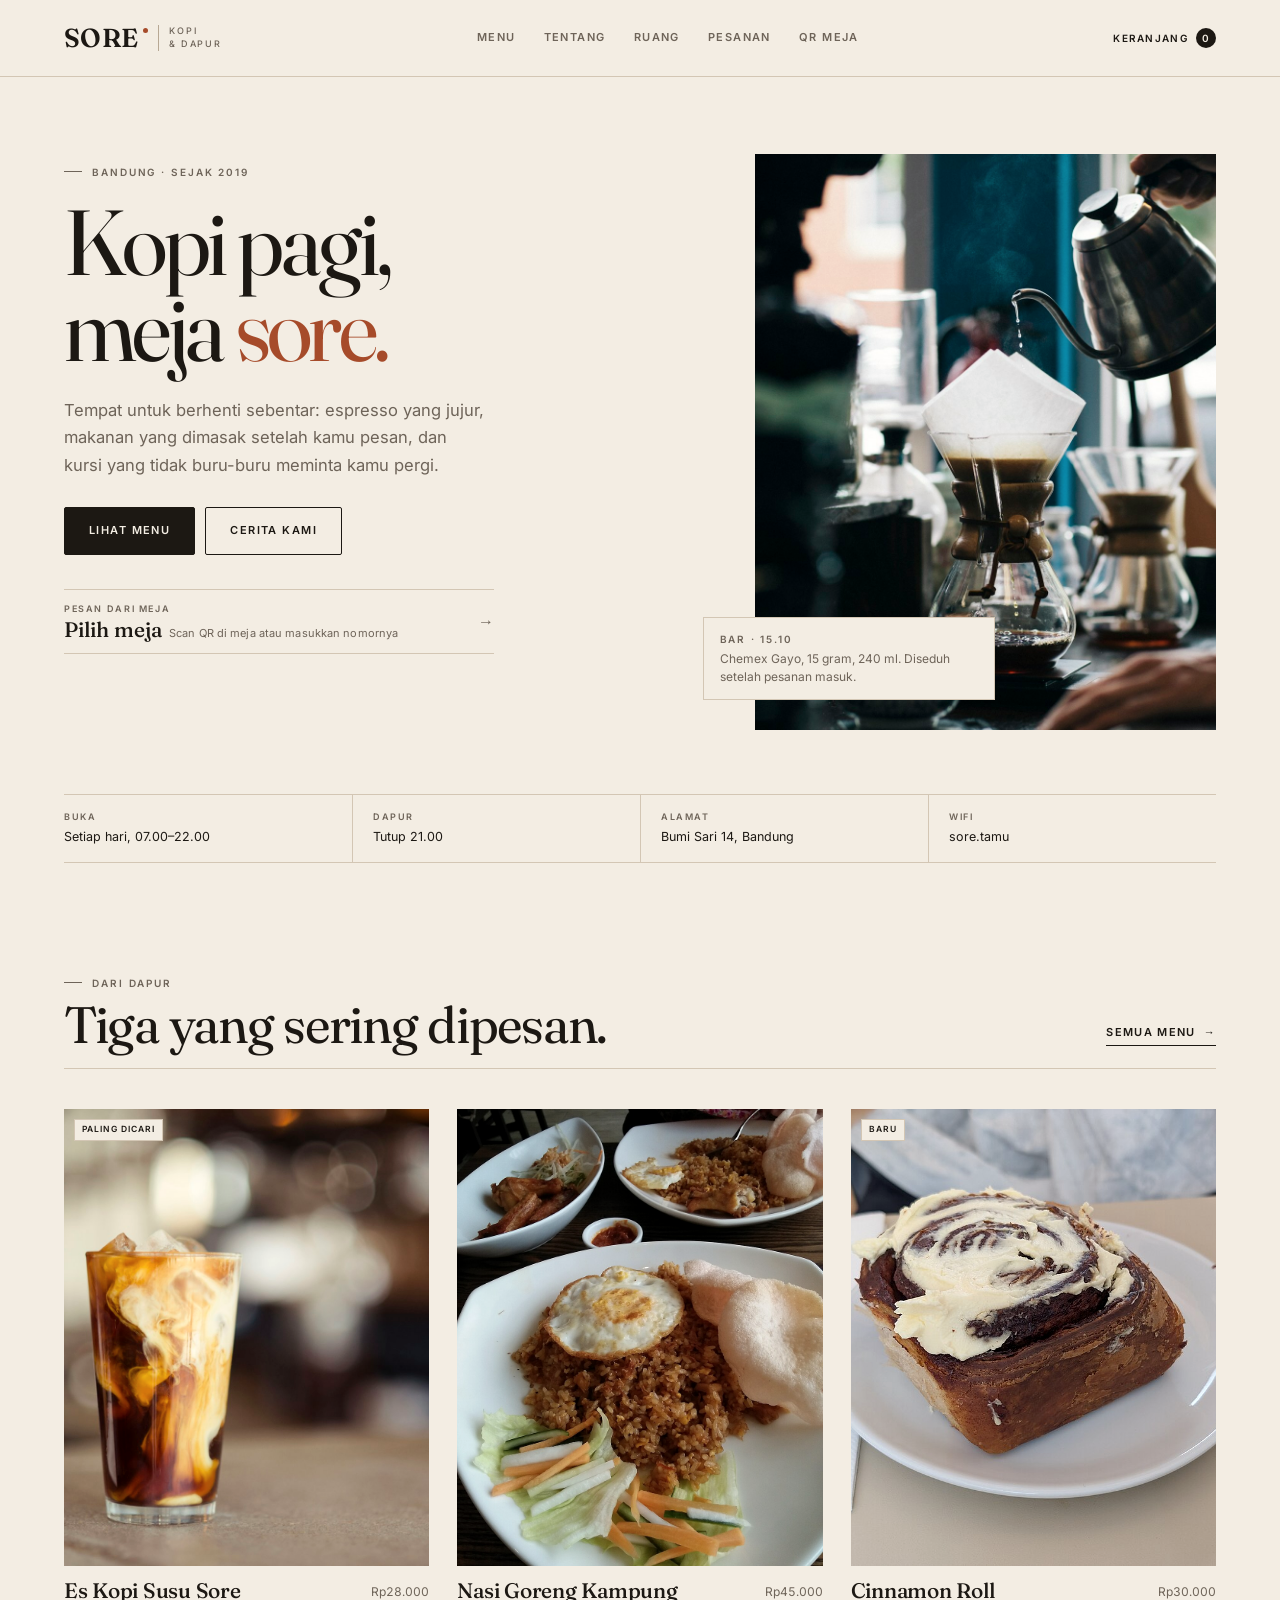
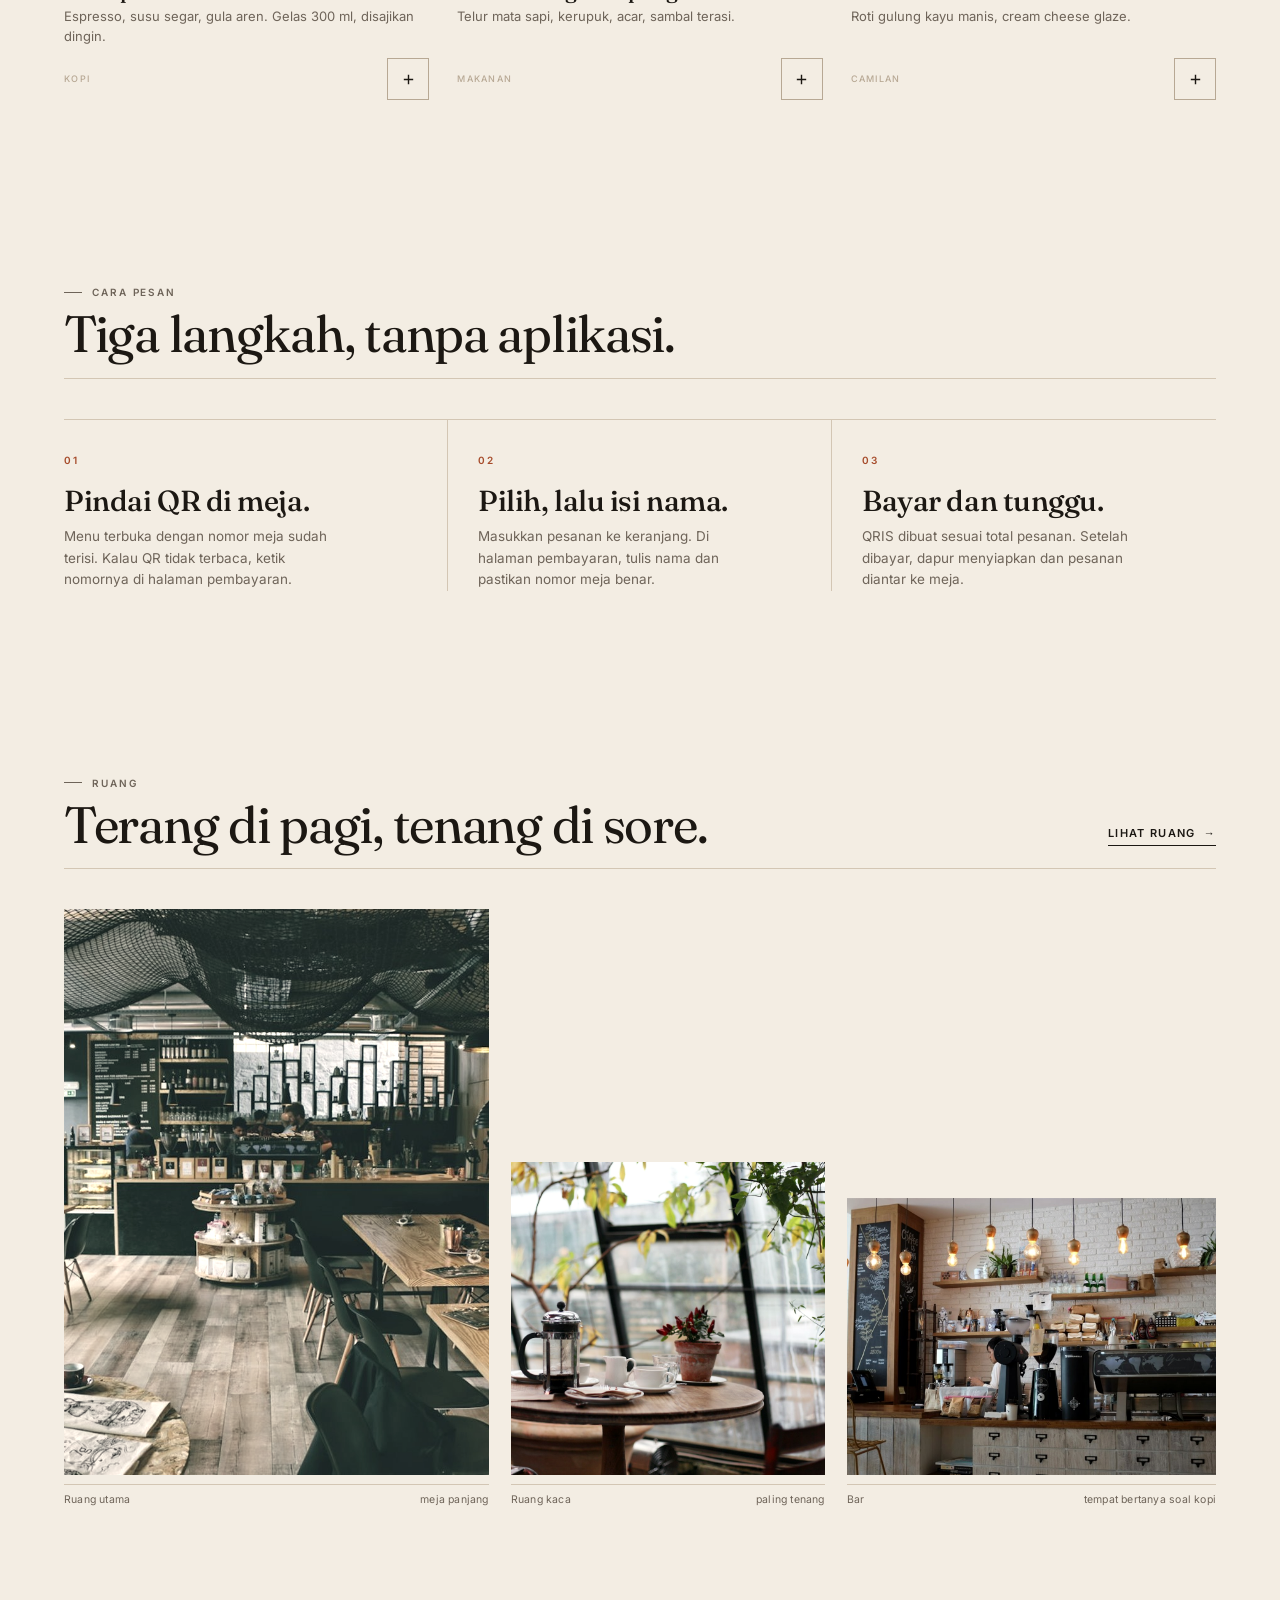
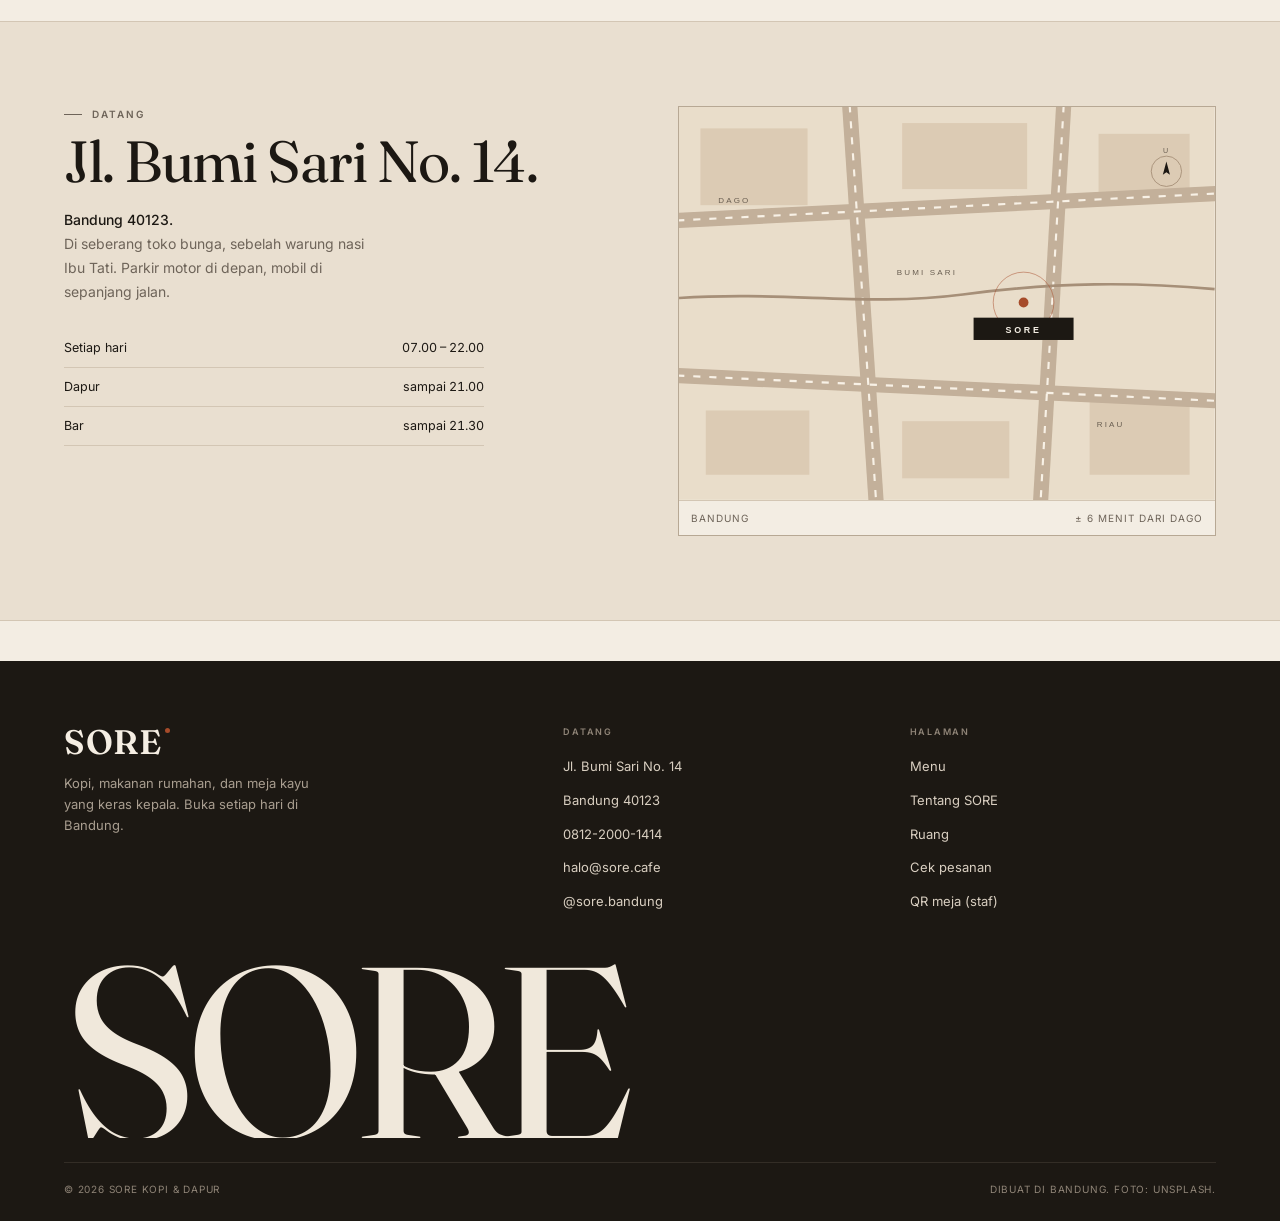
<file: sore-cafe/index.html>
<!DOCTYPE html>
<html lang="id">
<head>
  <meta charset="utf-8">
  <meta name="viewport" content="width=device-width, initial-scale=1">
  <title>SORE — Kopi &amp; Dapur, Bandung</title>
  <meta name="description" content="Kopi, makanan rumahan, dan meja kayu di Bandung. Pesan langsung dari meja lewat QR, bayar dengan QRIS.">
  <meta name="theme-color" content="#f3ede3">
  <link rel="icon" href="assets/favicon.svg" type="image/svg+xml">
  <link rel="preload" href="assets/fonts/fraunces-latin.woff2" as="font" type="font/woff2" crossorigin>
  <link rel="preload" href="assets/fonts/inter-400-latin.woff2" as="font" type="font/woff2" crossorigin>
  <link rel="stylesheet" href="assets/css/main.css">
  <script src="assets/js/data.js" defer></script>
  <script src="assets/js/app.js" defer></script>
</head>
<body>
  <a class="skip-link" href="#main">Langsung ke isi</a>

  <header class="site-header">
    <div class="container header-inner">
      <a class="brand" href="index.html" aria-label="SORE, Kopi dan Dapur">
        <span class="brand-word">SORE<span class="brand-dot"></span></span>
        <span class="brand-sub">Kopi<br>&amp; Dapur</span>
      </a>
      <nav class="main-nav" id="siteNav" aria-label="Navigasi utama">
        <a href="menu.html">Menu</a>
        <a href="tentang.html">Tentang</a>
        <a href="ruang.html">Ruang</a>
        <a href="status.html">Pesanan</a>
        <a href="qr.html">QR Meja</a>
      </nav>
      <div class="header-actions">
        <span class="table-chip" data-meja-chip hidden>Meja <b data-meja-num>—</b></span>
        <a class="cart-link" href="checkout.html" aria-label="Keranjang">
          <span data-cart-label>Keranjang</span>
          <span class="cart-count" data-cart-count>0</span>
        </a>
        <button class="nav-toggle" type="button" aria-expanded="false" aria-controls="siteNav" aria-label="Buka navigasi"><span></span></button>
      </div>
    </div>
  </header>

  <main id="main">
    <section class="hero">
      <div class="container hero-grid">
        <div class="hero-copy">
          <p class="eyebrow">Bandung · sejak 2019</p>
          <h1 class="hero-title">Kopi pagi,<br>meja <span class="accent">sore.</span></h1>
          <p class="hero-lede">Tempat untuk berhenti sebentar: espresso yang jujur, makanan yang dimasak setelah kamu pesan, dan kursi yang tidak buru-buru meminta kamu pergi.</p>
          <div class="hero-actions">
            <a class="btn btn--solid" href="menu.html">Lihat menu</a>
            <a class="btn btn--ghost" href="tentang.html">Cerita kami</a>
          </div>
          <a class="table-note" data-hero-table href="menu.html">
            <span class="tn-copy">
              <span class="tn-label">Pesan dari meja</span>
              <span class="tn-value"><span data-tn-value>Pilih meja</span><small data-tn-small>Scan QR di meja atau masukkan nomornya</small></span>
            </span>
            <span class="tn-arrow" aria-hidden="true">→</span>
          </a>
        </div>

        <figure class="hero-figure">
          <img src="assets/img/hero.jpg" alt="Chemex dan cangkir kopi di meja bar SORE" width="1800" height="1200" fetchpriority="high" decoding="async">
          <figcaption class="hero-caption">
            <span class="mono-label">Bar · 15.10</span>
            <p>Chemex Gayo, 15 gram, 240 ml. Diseduh setelah pesanan masuk.</p>
          </figcaption>
        </figure>
      </div>

      <div class="container info-strip">
        <div class="info-grid">
          <div class="info-item"><span class="mono-label">Buka</span><span>Setiap hari, 07.00–22.00</span></div>
          <div class="info-item"><span class="mono-label">Dapur</span><span>Tutup 21.00</span></div>
          <div class="info-item"><span class="mono-label">Alamat</span><span>Bumi Sari 14, Bandung</span></div>
          <div class="info-item"><span class="mono-label">WiFi</span><span>sore.tamu</span></div>
        </div>
      </div>
    </section>

    <section class="section" aria-labelledby="signature-title">
      <div class="container">
        <div class="section-head">
          <div>
            <p class="eyebrow">Dari dapur</p>
            <h2 class="section-title" id="signature-title">Tiga yang sering dipesan.</h2>
          </div>
          <a class="link-more" href="menu.html">Semua menu <span aria-hidden="true">→</span></a>
        </div>

        <div class="items-grid">
          <article class="item-card">
            <div class="item-media">
              <img src="assets/img/es-kopi-susu.jpg" alt="Es Kopi Susu Sore dalam gelas kaca" width="800" height="1000" loading="lazy" decoding="async">
              <span class="item-tag">Paling dicari</span>
            </div>
            <div class="item-body">
              <div class="item-top">
                <h3 class="item-name">Es Kopi Susu Sore</h3>
                <span class="item-price">Rp28.000</span>
              </div>
              <p class="item-desc">Espresso, susu segar, gula aren. Gelas 300 ml, disajikan dingin.</p>
              <div class="item-bottom">
                <span class="item-cat">Kopi</span>
                <button class="add-btn" type="button" data-add="es-kopi-susu" aria-label="Tambah Es Kopi Susu Sore ke keranjang">
                  <svg viewBox="0 0 16 16" fill="none" stroke="currentColor" stroke-width="1.5" aria-hidden="true"><path d="M8 3v10M3 8h10"/></svg>
                </button>
              </div>
            </div>
          </article>

          <article class="item-card">
            <div class="item-media">
              <img src="assets/img/nasi-goreng.jpg" alt="Nasi goreng kampung dengan telur mata sapi" width="800" height="1000" loading="lazy" decoding="async">
            </div>
            <div class="item-body">
              <div class="item-top">
                <h3 class="item-name">Nasi Goreng Kampung</h3>
                <span class="item-price">Rp45.000</span>
              </div>
              <p class="item-desc">Telur mata sapi, kerupuk, acar, sambal terasi.</p>
              <div class="item-bottom">
                <span class="item-cat">Makanan</span>
                <button class="add-btn" type="button" data-add="nasi-goreng" aria-label="Tambah Nasi Goreng Kampung ke keranjang">
                  <svg viewBox="0 0 16 16" fill="none" stroke="currentColor" stroke-width="1.5" aria-hidden="true"><path d="M8 3v10M3 8h10"/></svg>
                </button>
              </div>
            </div>
          </article>

          <article class="item-card">
            <div class="item-media">
              <img src="assets/img/cinnamon-roll.jpg" alt="Cinnamon roll dengan lapisan cream cheese" width="800" height="1000" loading="lazy" decoding="async">
              <span class="item-tag">Baru</span>
            </div>
            <div class="item-body">
              <div class="item-top">
                <h3 class="item-name">Cinnamon Roll</h3>
                <span class="item-price">Rp30.000</span>
              </div>
              <p class="item-desc">Roti gulung kayu manis, cream cheese glaze.</p>
              <div class="item-bottom">
                <span class="item-cat">Camilan</span>
                <button class="add-btn" type="button" data-add="cinnamon-roll" aria-label="Tambah Cinnamon Roll ke keranjang">
                  <svg viewBox="0 0 16 16" fill="none" stroke="currentColor" stroke-width="1.5" aria-hidden="true"><path d="M8 3v10M3 8h10"/></svg>
                </button>
              </div>
            </div>
          </article>
        </div>
      </div>
    </section>

    <section class="section--tight" aria-labelledby="steps-title">
      <div class="container">
        <div class="section-head">
          <div>
            <p class="eyebrow">Cara pesan</p>
            <h2 class="section-title" id="steps-title">Tiga langkah, tanpa aplikasi.</h2>
          </div>
        </div>
        <ol class="steps">
          <li class="step">
            <span class="step-num">01</span>
            <h3>Pindai QR di meja.</h3>
            <p>Menu terbuka dengan nomor meja sudah terisi. Kalau QR tidak terbaca, ketik nomornya di halaman pembayaran.</p>
          </li>
          <li class="step">
            <span class="step-num">02</span>
            <h3>Pilih, lalu isi nama.</h3>
            <p>Masukkan pesanan ke keranjang. Di halaman pembayaran, tulis nama dan pastikan nomor meja benar.</p>
          </li>
          <li class="step">
            <span class="step-num">03</span>
            <h3>Bayar dan tunggu.</h3>
            <p>QRIS dibuat sesuai total pesanan. Setelah dibayar, dapur menyiapkan dan pesanan diantar ke meja.</p>
          </li>
        </ol>
      </div>
    </section>

    <section class="section" aria-labelledby="room-title">
      <div class="container">
        <div class="section-head">
          <div>
            <p class="eyebrow">Ruang</p>
            <h2 class="section-title" id="room-title">Terang di pagi, tenang di sore.</h2>
          </div>
          <a class="link-more" href="ruang.html">Lihat ruang <span aria-hidden="true">→</span></a>
        </div>
        <div class="room-grid">
          <figure class="room-fig room-fig--tall">
            <img src="assets/img/interior-1.jpg" alt="Meja panjang dan kursi kayu di ruang utama SORE" width="1200" height="900" loading="lazy" decoding="async">
            <figcaption><span>Ruang utama</span><span>meja panjang</span></figcaption>
          </figure>
          <figure class="room-fig room-fig--square">
            <img src="assets/img/interior-2.jpg" alt="Meja kayu di ruang kaca SORE, dikelilingi tanaman" width="1200" height="900" loading="lazy" decoding="async">
            <figcaption><span>Ruang kaca</span><span>paling tenang</span></figcaption>
          </figure>
          <figure class="room-fig room-fig--wide">
            <img src="assets/img/interior-3.jpg" alt="Bar kopi SORE dengan mesin espresso dan lampu gantung" width="1200" height="900" loading="lazy" decoding="async">
            <figcaption><span>Bar</span><span>tempat bertanya soal kopi</span></figcaption>
          </figure>
        </div>
      </div>
    </section>

    <section class="visit" aria-labelledby="visit-title">
      <div class="container visit-grid">
        <div>
          <p class="eyebrow">Datang</p>
          <h2 id="visit-title">Jl. Bumi Sari No. 14.</h2>
          <p class="visit-address">
            <strong>Bandung 40123.</strong><br>
            Di seberang toko bunga, sebelah warung nasi Ibu Tati. Parkir motor di depan, mobil di sepanjang jalan.
          </p>
          <ul class="hours">
            <li><span>Setiap hari</span><span>07.00 – 22.00</span></li>
            <li><span>Dapur</span><span>sampai 21.00</span></li>
            <li><span>Bar</span><span>sampai 21.30</span></li>
          </ul>
        </div>
        <div class="map-wrap">
          <svg viewBox="0 0 600 440" role="img" aria-label="Peta sederhana lokasi SORE di Jalan Bumi Sari, Bandung">
            <rect width="600" height="440" fill="#e9ddca"/>
            <g fill="#dccbb4">
              <rect x="24" y="24" width="120" height="86"/>
              <rect x="250" y="18" width="140" height="74"/>
              <rect x="470" y="30" width="102" height="66"/>
              <rect x="30" y="340" width="116" height="72"/>
              <rect x="250" y="352" width="120" height="64"/>
              <rect x="460" y="330" width="112" height="82"/>
            </g>
            <g stroke="#c3b09a" stroke-width="17" fill="none">
              <path d="M-20 128 L620 96"/>
              <path d="M-20 300 L620 330"/>
              <path d="M190 -20 L222 460"/>
              <path d="M432 -20 L404 460"/>
            </g>
            <g stroke="#f8f1e6" stroke-width="2.4" stroke-dasharray="8 10" fill="none">
              <path d="M-20 128 L620 96"/>
              <path d="M-20 300 L620 330"/>
              <path d="M190 -20 L222 460"/>
              <path d="M432 -20 L404 460"/>
            </g>
            <path d="M0 214 C120 206 210 224 318 210 S510 196 600 204" stroke="#a68f78" stroke-width="3" fill="none"/>
            <circle cx="386" cy="219" r="34" fill="none" stroke="#a64b2a" stroke-width="1" opacity=".55"/>
            <circle cx="386" cy="219" r="5.5" fill="#a64b2a"/>
            <rect x="330" y="236" width="112" height="25" fill="#1c1813"/>
            <text x="386" y="253" text-anchor="middle" font-family="Arial, sans-serif" font-size="10" font-weight="bold" letter-spacing="3" fill="#f3ede3">SORE</text>
            <text x="44" y="108" font-family="Arial, sans-serif" font-size="9" letter-spacing="2.4" fill="#695e51">DAGO</text>
            <text x="244" y="188" font-family="Arial, sans-serif" font-size="9" letter-spacing="2.4" fill="#695e51">BUMI SARI</text>
            <text x="468" y="358" font-family="Arial, sans-serif" font-size="9" letter-spacing="2.4" fill="#695e51">RIAU</text>
            <g transform="translate(546 72)">
              <circle r="17" fill="none" stroke="#a68f78"/>
              <path d="M0 -11 L4 4 L0 1 L-4 4 Z" fill="#1c1813"/>
              <text y="-21" text-anchor="middle" font-family="Arial, sans-serif" font-size="8" letter-spacing="1.6" fill="#695e51">U</text>
            </g>
          </svg>
          <div class="map-note"><span>Bandung</span><span>± 6 menit dari Dago</span></div>
        </div>
      </div>
    </section>
  </main>

  <footer class="site-footer">
    <div class="container">
      <div class="footer-top">
        <div class="footer-brand">
          <span class="brand-word">SORE<span class="brand-dot"></span></span>
          <p>Kopi, makanan rumahan, dan meja kayu yang keras kepala. Buka setiap hari di Bandung.</p>
        </div>
        <div class="footer-col">
          <h3>Datang</h3>
          <ul>
            <li><span>Jl. Bumi Sari No. 14</span></li>
            <li><span>Bandung 40123</span></li>
            <li><a href="tel:+622200001414">0812-2000-1414</a></li>
            <li><a href="mailto:halo@sore.cafe">halo@sore.cafe</a></li>
            <li><a href="https://instagram.com/sore.bandung" target="_blank" rel="noopener">@sore.bandung</a></li>
          </ul>
        </div>
        <div class="footer-col">
          <h3>Halaman</h3>
          <ul>
            <li><a href="menu.html">Menu</a></li>
            <li><a href="tentang.html">Tentang SORE</a></li>
            <li><a href="ruang.html">Ruang</a></li>
            <li><a href="status.html">Cek pesanan</a></li>
            <li><a href="qr.html">QR meja (staf)</a></li>
          </ul>
        </div>
      </div>
      <div class="footer-word" aria-hidden="true">SORE</div>
      <div class="footer-bottom">
        <span>© 2026 SORE Kopi &amp; Dapur</span>
        <span>Dibuat di Bandung. Foto: Unsplash.</span>
      </div>
    </div>
  </footer>
</body>
</html>
</file>
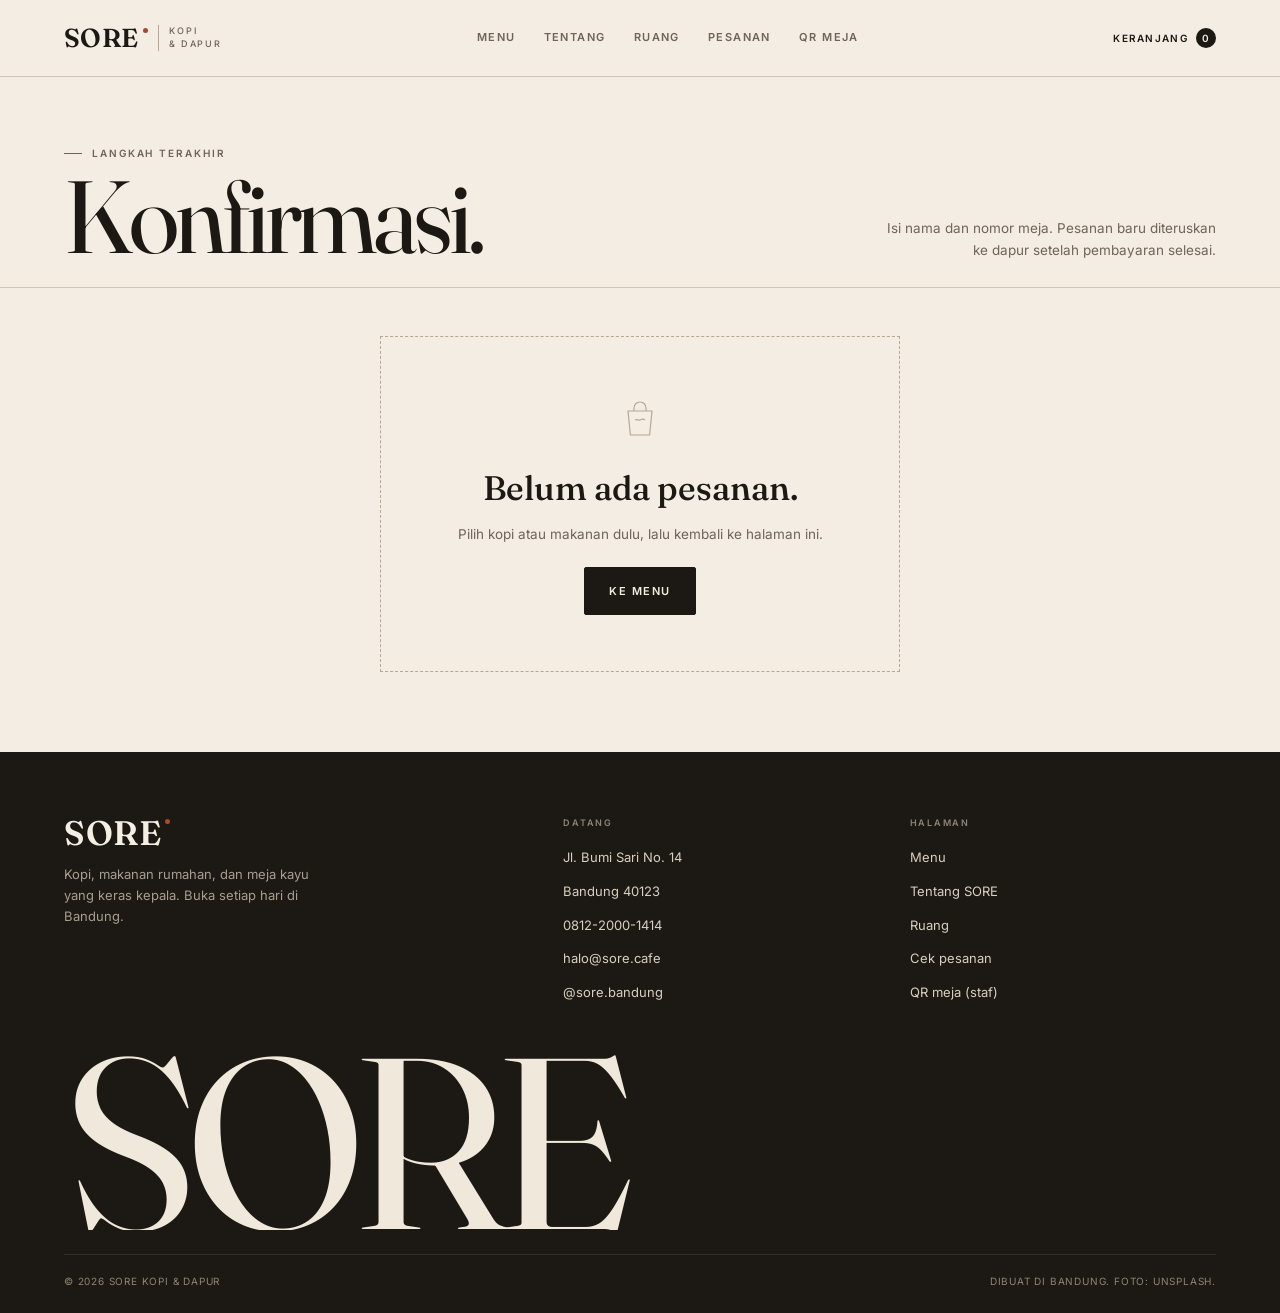
<file: sore-cafe/checkout.html>
<!DOCTYPE html>
<html lang="id">
<head>
  <meta charset="utf-8">
  <meta name="viewport" content="width=device-width, initial-scale=1">
  <title>Konfirmasi pesanan — SORE Kopi &amp; Dapur</title>
  <meta name="description" content="Isi nama dan nomor meja, lalu bayar pesanan SORE dengan QRIS.">
  <meta name="theme-color" content="#f3ede3">
  <link rel="icon" href="assets/favicon.svg" type="image/svg+xml">
  <link rel="preload" href="assets/fonts/fraunces-latin.woff2" as="font" type="font/woff2" crossorigin>
  <link rel="preload" href="assets/fonts/inter-400-latin.woff2" as="font" type="font/woff2" crossorigin>
  <link rel="stylesheet" href="assets/css/main.css">
  <script src="assets/js/data.js" defer></script>
  <script src="assets/js/vendor/qrcode.js" defer></script>
  <script src="assets/js/qris.js" defer></script>
  <script src="assets/js/app.js" defer></script>
  <script src="assets/js/checkout.js" defer></script>
</head>
<body>
  <a class="skip-link" href="#main">Langsung ke isi</a>

  <header class="site-header">
    <div class="container header-inner">
      <a class="brand" href="index.html" aria-label="SORE, Kopi dan Dapur">
        <span class="brand-word">SORE<span class="brand-dot"></span></span>
        <span class="brand-sub">Kopi<br>&amp; Dapur</span>
      </a>
      <nav class="main-nav" id="siteNav" aria-label="Navigasi utama">
        <a href="menu.html">Menu</a>
        <a href="tentang.html">Tentang</a>
        <a href="ruang.html">Ruang</a>
        <a href="status.html">Pesanan</a>
        <a href="qr.html">QR Meja</a>
      </nav>
      <div class="header-actions">
        <span class="table-chip" data-meja-chip hidden>Meja <b data-meja-num>—</b></span>
        <a class="cart-link" href="checkout.html" aria-label="Keranjang">
          <span data-cart-label>Keranjang</span>
          <span class="cart-count" data-cart-count>0</span>
        </a>
        <button class="nav-toggle" type="button" aria-expanded="false" aria-controls="siteNav" aria-label="Buka navigasi"><span></span></button>
      </div>
    </div>
  </header>

  <main id="main">
    <div class="page-head">
      <div class="container">
        <div class="page-head-row">
          <div>
            <p class="eyebrow">Langkah terakhir</p>
            <h1 class="page-title">Konfirmasi.</h1>
          </div>
          <div class="page-side">
            <span class="table-chip" data-meja-chip hidden>Meja <b data-meja-num>—</b></span>
            <p class="page-sub">Isi nama dan nomor meja. Pesanan baru diteruskan ke dapur setelah pembayaran selesai.</p>
          </div>
        </div>
      </div>
    </div>

    <div class="container">
      <div class="checkout-grid" id="checkoutGrid">
        <form id="checkoutForm" novalidate>
          <section class="form-section">
            <div class="form-section-head">
              <span class="step-no">01</span>
              <h2>Pesananmu</h2>
            </div>
            <div class="order-items" id="orderLines"></div>
            <p class="form-note">Ubah jumlah atau hapus item di sini. Keranjang tersimpan di perangkat ini.</p>
          </section>

          <section class="form-section">
            <div class="form-section-head">
              <span class="step-no">02</span>
              <h2>Untuk siapa?</h2>
            </div>
            <p class="form-note">Nama dipakai barista saat memanggil pesanan. Nomor meja menentukan tujuan antar.</p>

            <div class="field-grid">
              <div class="field" id="fieldNama">
                <label for="nama">Nama <span class="req">*</span></label>
                <input class="input" id="nama" name="nama" type="text" maxlength="60" autocomplete="name" placeholder="Nama kamu" aria-describedby="errorNama">
                <span class="field-error" id="errorNama" role="alert"></span>
              </div>
              <div class="field" id="fieldMeja">
                <label for="meja">Nomor meja <span class="req">*</span></label>
                <input class="input" id="meja" name="meja" type="number" min="1" max="30" inputmode="numeric" placeholder="1–30" autocomplete="off" aria-describedby="hintMeja errorMeja">
                <span class="hint" id="hintMeja">Terisi otomatis dari QR meja.</span>
                <span class="field-error" id="errorMeja" role="alert"></span>
              </div>
            </div>

            <div class="field" style="margin-top:16px" role="radiogroup" aria-labelledby="tipeLabel">
              <span class="field-label" id="tipeLabel">Tipe pesanan</span>
              <div class="radio-row">
                <label class="radio-card is-checked">
                  <input type="radio" name="tipe" value="dine-in" checked>
                  <span>Makan di tempat<small>Diantar ke meja</small></span>
                </label>
                <label class="radio-card">
                  <input type="radio" name="tipe" value="takeaway">
                  <span>Dibungkus<small>Diambil di bar</small></span>
                </label>
              </div>
            </div>

            <div class="field" style="margin-top:16px">
              <label for="catatan">Catatan <span style="color:var(--line-dark);font-weight:400">(opsional)</span></label>
              <textarea class="input" id="catatan" name="catatan" maxlength="200" placeholder="Alergi, tanpa gula, sambal terpisah…"></textarea>
            </div>
          </section>

          <section class="form-section">
            <div class="form-section-head">
              <span class="step-no">03</span>
              <h2>Pembayaran</h2>
            </div>
            <div class="pay-method">
              <span class="qris-mark">QRIS</span>
              <span>
                <strong>QRIS · semua bank dan e-wallet</strong>
                <small>Kode dibuat sesuai total, sekali pakai.</small>
              </span>
              <span class="pay-check" aria-hidden="true">
                <svg viewBox="0 0 16 16" fill="none" stroke="currentColor" stroke-width="2"><path d="M3.5 8.5l3 3 6-7"/></svg>
              </span>
            </div>
            <p class="secure-note">
              <svg viewBox="0 0 16 16" fill="none" stroke="currentColor" stroke-width="1.3" aria-hidden="true"><rect x="3" y="7" width="10" height="7"/><path d="M5.5 7V5a2.5 2.5 0 0 1 5 0v2"/></svg>
              QR berlaku 15 menit. Kalau kedaluwarsa, buat ulang tanpa kehilangan pesanan.
            </p>
          </section>
        </form>

        <aside class="summary" aria-labelledby="summaryTitle">
          <h2 id="summaryTitle">Ringkasan</h2>
          <dl class="summary-where">
            <dt>Nama</dt>
            <dd data-sum-name>Belum diisi</dd>
            <dt>Meja</dt>
            <dd data-sum-meja>Belum dipilih</dd>
            <dt>Tipe</dt>
            <dd data-sum-tipe>Makan di tempat</dd>
          </dl>

          <div class="sum-row"><span>Subtotal</span><span id="summarySubtotal">Rp0</span></div>
          <div class="sum-row"><span>Pajak</span><span>Termasuk</span></div>
          <div class="sum-row"><span>Biaya layanan</span><span>Tidak ada</span></div>
          <div class="sum-total"><span>Total</span><strong id="summaryTotal">Rp0</strong></div>

          <div class="pay-method">
            <span class="qris-mark">QRIS</span>
            <span>
              <strong>Bayar dengan QRIS</strong>
              <small>Nominal <span id="summaryTotalInline">Rp0</span></small>
            </span>
          </div>

          <button class="btn btn--solid btn--wide" id="payBtn" type="submit" form="checkoutForm">Bayar Rp0</button>

          <p class="secure-note">
            <svg viewBox="0 0 16 16" fill="none" stroke="currentColor" stroke-width="1.3" aria-hidden="true"><rect x="3" y="7" width="10" height="7"/><path d="M5.5 7V5a2.5 2.5 0 0 1 5 0v2"/></svg>
            Dengan melanjutkan, kamu membuat pesanan di meja yang tertera. Pembayaran diproses lewat QRIS.
          </p>
        </aside>
      </div>

      <div class="checkout-empty" id="checkoutEmpty" hidden>
        <svg width="52" height="52" viewBox="0 0 52 52" fill="none" stroke="currentColor" stroke-width="1.2" aria-hidden="true"><path d="M14 18h24l-2.4 24H16.4L14 18Z"/><path d="M20 18v-3a6 6 0 0 1 12 0v3"/><path d="M21 27c2.2-1.4 3.2.8 5 0s3-1.6 5 0"/></svg>
        <h2>Belum ada pesanan.</h2>
        <p>Pilih kopi atau makanan dulu, lalu kembali ke halaman ini.</p>
        <a class="btn btn--solid" href="menu.html">Ke menu</a>
      </div>
    </div>
  </main>

  <footer class="site-footer">
    <div class="container">
      <div class="footer-top">
        <div class="footer-brand">
          <span class="brand-word">SORE<span class="brand-dot"></span></span>
          <p>Kopi, makanan rumahan, dan meja kayu yang keras kepala. Buka setiap hari di Bandung.</p>
        </div>
        <div class="footer-col">
          <h3>Datang</h3>
          <ul>
            <li><span>Jl. Bumi Sari No. 14</span></li>
            <li><span>Bandung 40123</span></li>
            <li><a href="tel:+622200001414">0812-2000-1414</a></li>
            <li><a href="mailto:halo@sore.cafe">halo@sore.cafe</a></li>
            <li><a href="https://instagram.com/sore.bandung" target="_blank" rel="noopener">@sore.bandung</a></li>
          </ul>
        </div>
        <div class="footer-col">
          <h3>Halaman</h3>
          <ul>
            <li><a href="menu.html">Menu</a></li>
            <li><a href="tentang.html">Tentang SORE</a></li>
            <li><a href="ruang.html">Ruang</a></li>
            <li><a href="status.html">Cek pesanan</a></li>
            <li><a href="qr.html">QR meja (staf)</a></li>
          </ul>
        </div>
      </div>
      <div class="footer-word" aria-hidden="true">SORE</div>
      <div class="footer-bottom">
        <span>© 2026 SORE Kopi &amp; Dapur</span>
        <span>Dibuat di Bandung. Foto: Unsplash.</span>
      </div>
    </div>
  </footer>

  <dialog class="pay-dialog" id="payDialog" aria-labelledby="payTitle">
    <div class="pay-dialog-head">
      <div class="cart-title" id="payTitle">QRIS<small>Pembayaran pesanan</small></div>
      <button class="icon-btn" type="button" id="payClose" aria-label="Tutup pembayaran">
        <svg width="18" height="18" viewBox="0 0 18 18" fill="none" stroke="currentColor" stroke-width="1.4" aria-hidden="true"><path d="M4 4l10 10M14 4 4 14"/></svg>
      </button>
    </div>
    <div class="pay-body">
      <p class="pay-merchant">SORE DEMO · Bandung</p>
      <div class="qr-frame" id="qrFrame" aria-label="Kode QRIS untuk pesanan ini"></div>
      <p class="pay-amount" id="payAmount">Rp0</p>
      <p class="pay-for" id="payFor">Meja — · atas nama —</p>
      <p class="pay-for" id="payOrder">Kode —</p>
      <p class="countdown" id="payCountdown">15:00 tersisa</p>

      <ol class="pay-instructions">
        <li>Buka aplikasi bank atau e-wallet yang mendukung QRIS.</li>
        <li>Pindai kode di atas, lalu periksa nominal dan nama merchant.</li>
        <li>Setelah berhasil, tekan tombol simulasi di bawah ini.</li>
      </ol>

      <div class="demo-note">
        <strong>Mode demo.</strong> QR ini tidak terhubung ke uang sungguhan dan tidak akan memotong saldo. Di toko nyata, kode diterbitkan lewat QRIS resmi.
      </div>

      <button class="btn btn--solid btn--wide" id="paySimulate" type="button">Simulasi pembayaran berhasil</button>
      <button class="btn btn--ghost btn--wide" id="payRegenerate" type="button" hidden>Buat QR baru</button>
      <button class="pay-cancel" id="payCancel" type="button">Batalkan</button>
    </div>
  </dialog>
</body>
</html>
</file>
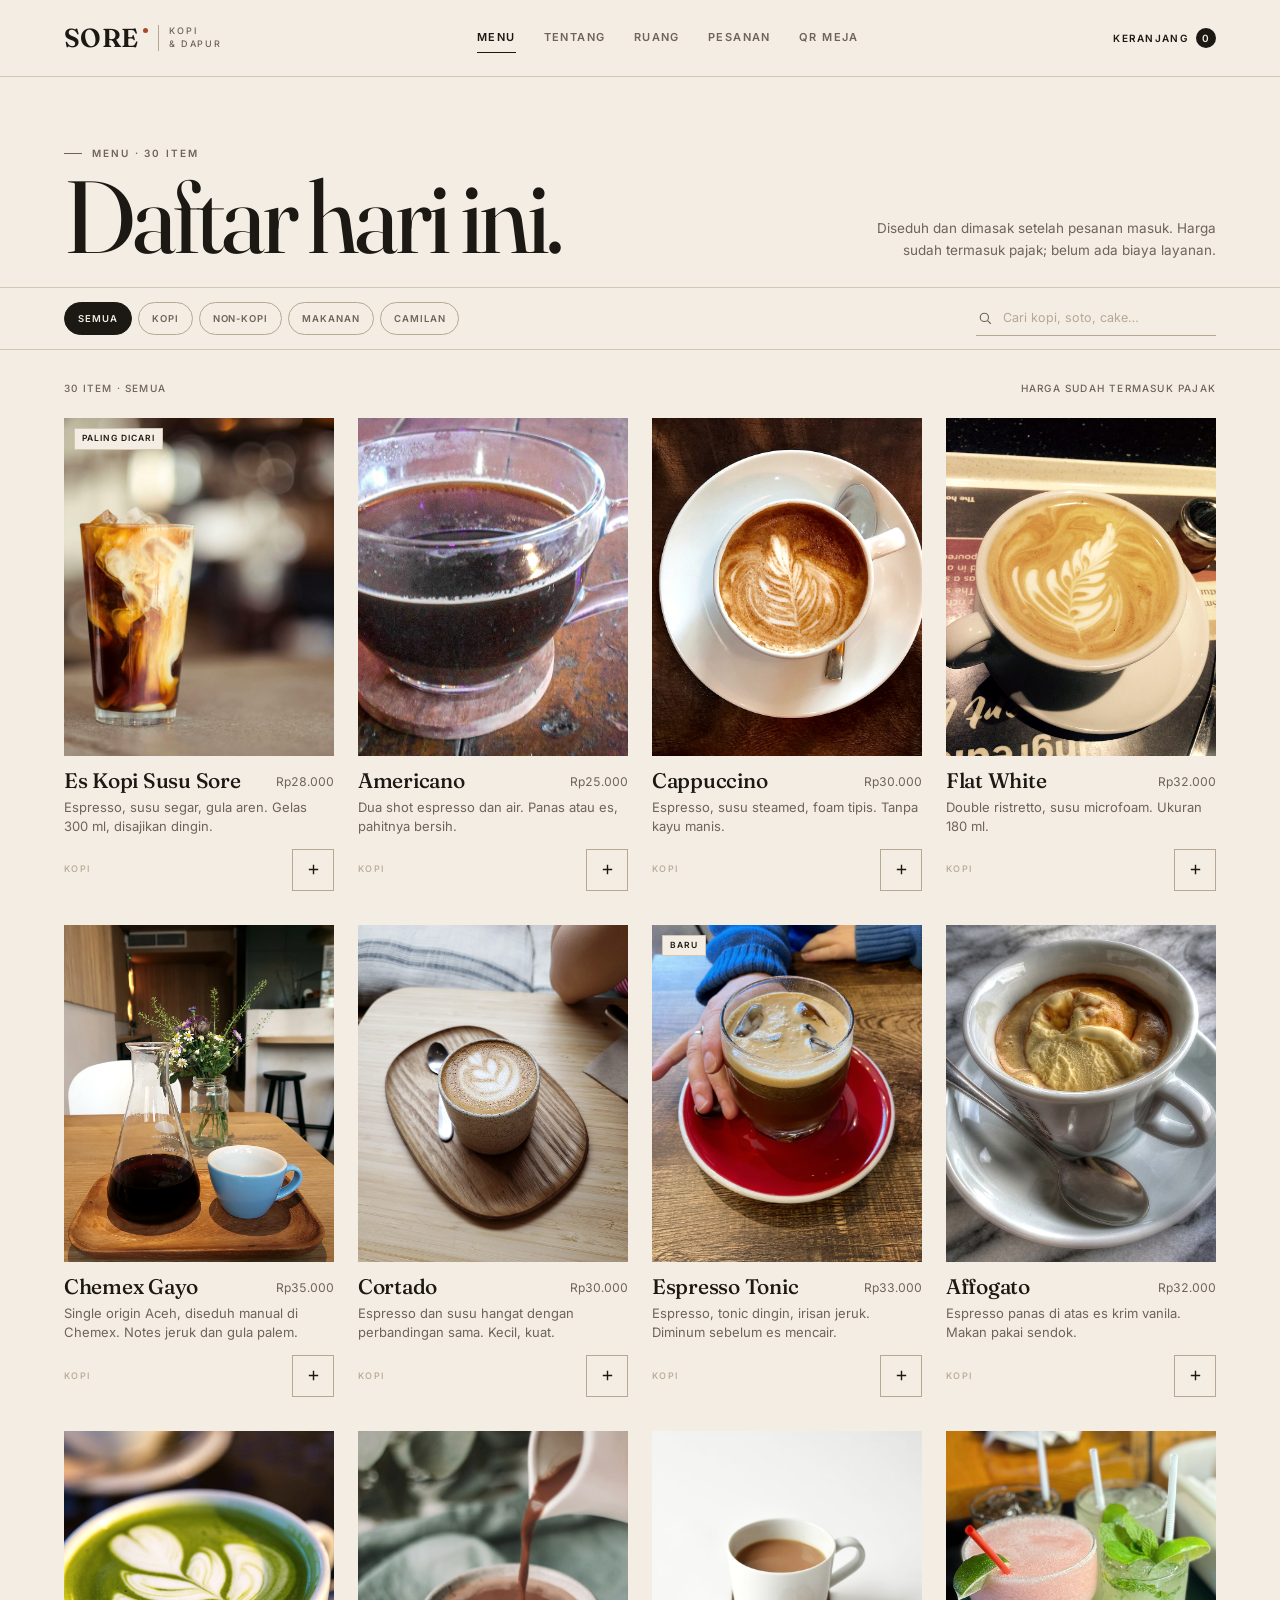
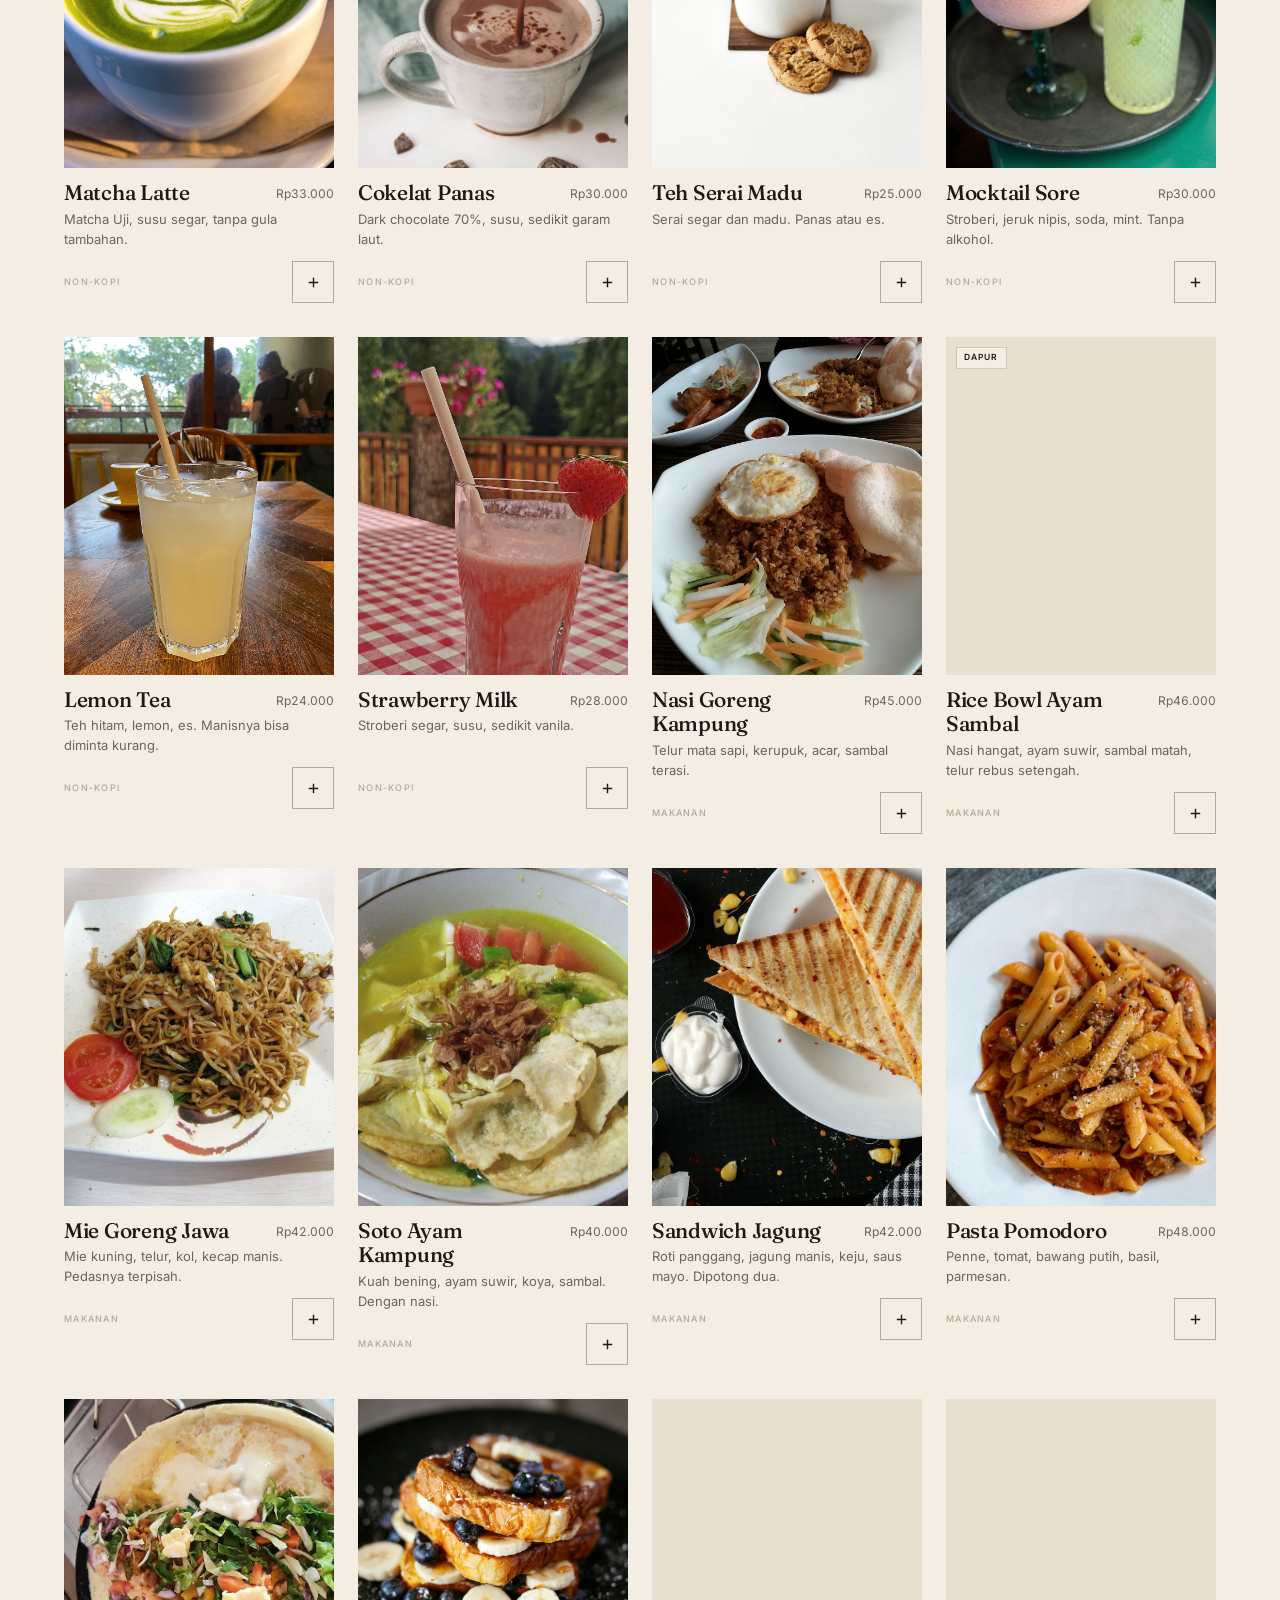
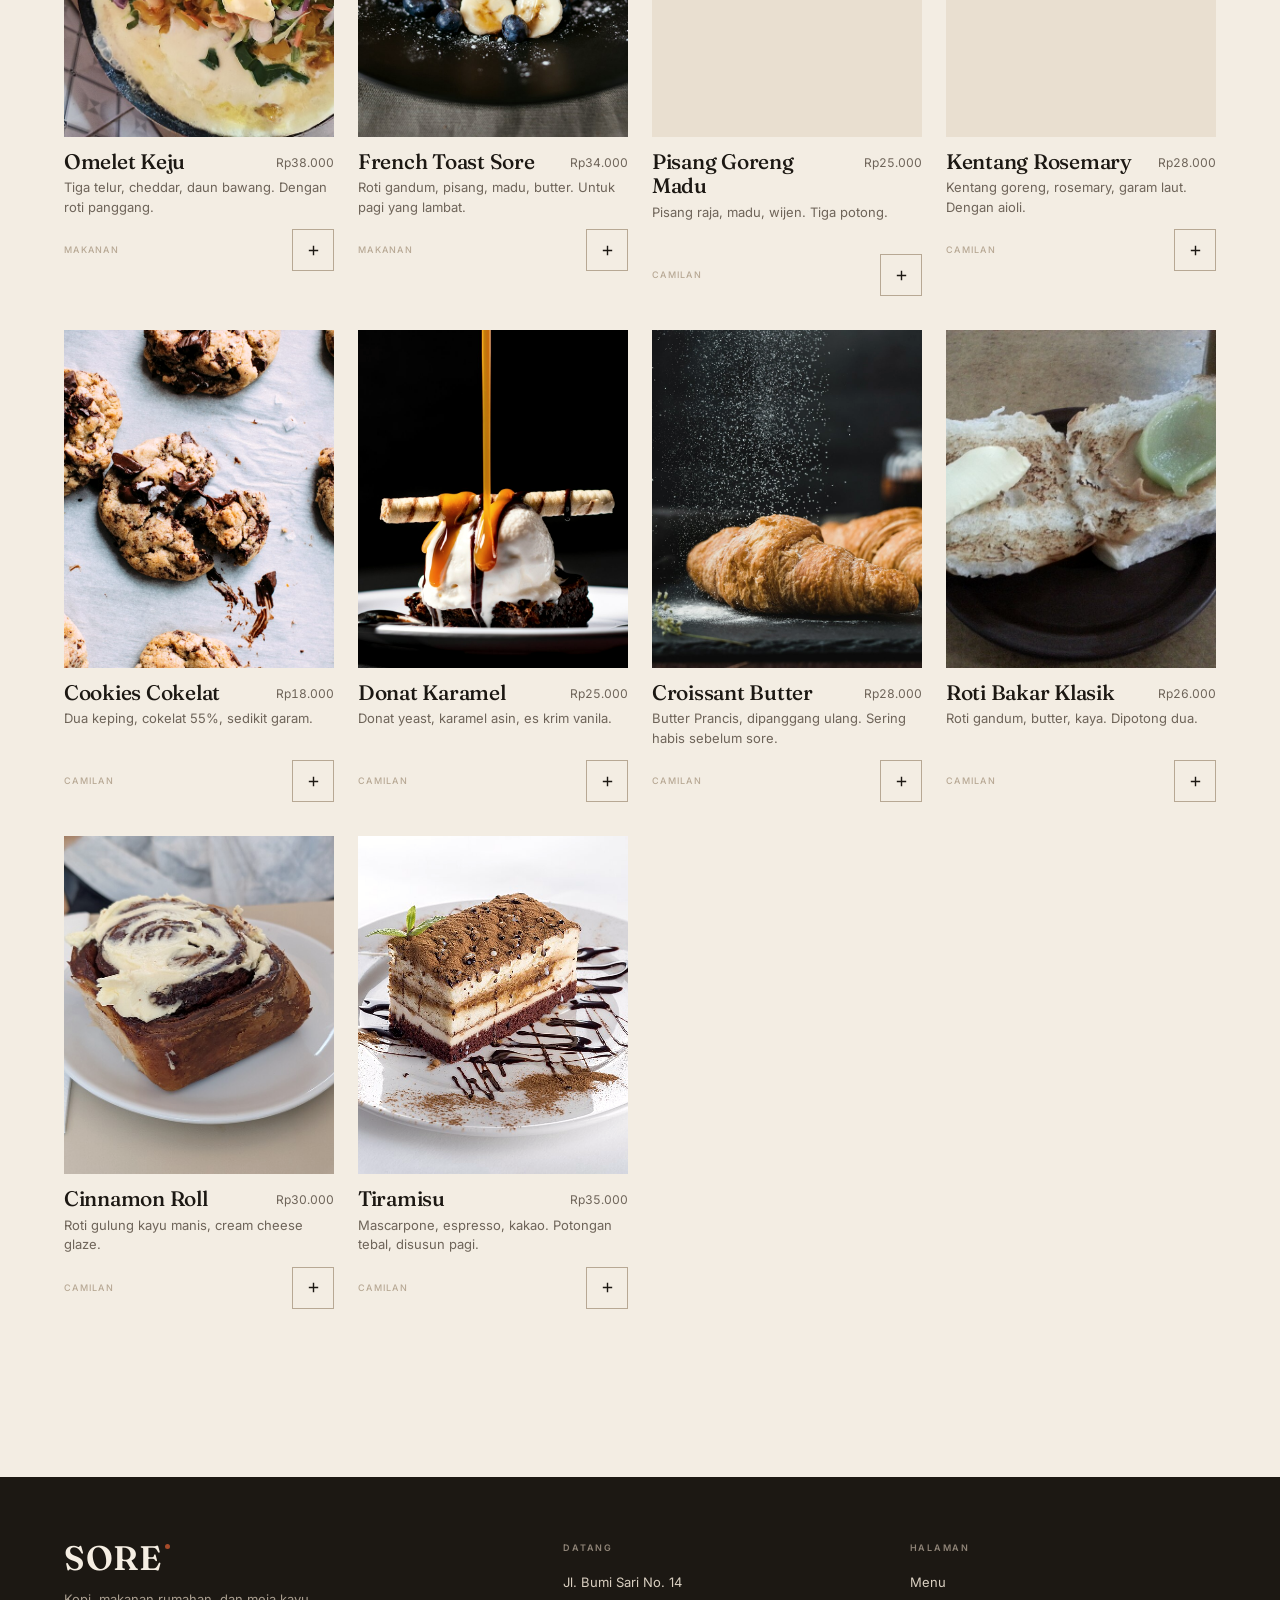
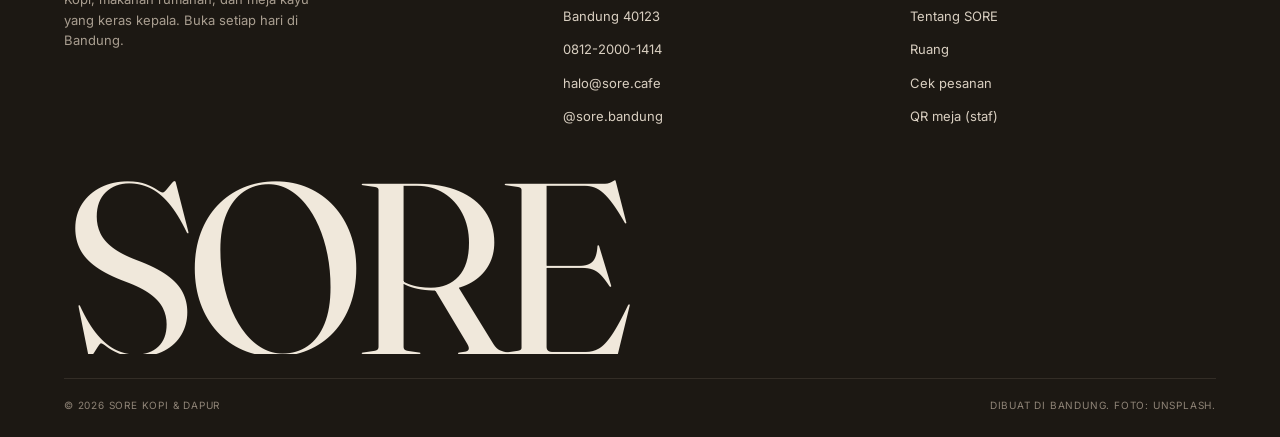
<file: sore-cafe/menu.html>
<!DOCTYPE html>
<html lang="id">
<head>
  <meta charset="utf-8">
  <meta name="viewport" content="width=device-width, initial-scale=1">
  <title>Menu — SORE Kopi &amp; Dapur</title>
  <meta name="description" content="Menu SORE: kopi, non-kopi, makanan, dan camilan. Tiga puluh item, harga sudah termasuk pajak.">
  <meta name="theme-color" content="#f3ede3">
  <link rel="icon" href="assets/favicon.svg" type="image/svg+xml">
  <link rel="preload" href="assets/fonts/fraunces-latin.woff2" as="font" type="font/woff2" crossorigin>
  <link rel="preload" href="assets/fonts/inter-400-latin.woff2" as="font" type="font/woff2" crossorigin>
  <link rel="stylesheet" href="assets/css/main.css">
  <script src="assets/js/data.js" defer></script>
  <script src="assets/js/app.js" defer></script>
  <script src="assets/js/menu.js" defer></script>
</head>
<body>
  <a class="skip-link" href="#main">Langsung ke isi</a>

  <header class="site-header">
    <div class="container header-inner">
      <a class="brand" href="index.html" aria-label="SORE, Kopi dan Dapur">
        <span class="brand-word">SORE<span class="brand-dot"></span></span>
        <span class="brand-sub">Kopi<br>&amp; Dapur</span>
      </a>
      <nav class="main-nav" id="siteNav" aria-label="Navigasi utama">
        <a href="menu.html" aria-current="page">Menu</a>
        <a href="tentang.html">Tentang</a>
        <a href="ruang.html">Ruang</a>
        <a href="status.html">Pesanan</a>
        <a href="qr.html">QR Meja</a>
      </nav>
      <div class="header-actions">
        <span class="table-chip" data-meja-chip hidden>Meja <b data-meja-num>—</b></span>
        <a class="cart-link" href="checkout.html" aria-label="Keranjang">
          <span data-cart-label>Keranjang</span>
          <span class="cart-count" data-cart-count>0</span>
        </a>
        <button class="nav-toggle" type="button" aria-expanded="false" aria-controls="siteNav" aria-label="Buka navigasi"><span></span></button>
      </div>
    </div>
  </header>

  <main id="main">
    <div class="page-head">
      <div class="container">
        <div class="page-head-row">
          <div>
            <p class="eyebrow">Menu · 30 item</p>
            <h1 class="page-title">Daftar hari ini.</h1>
          </div>
          <div class="page-side">
            <span class="table-chip" data-meja-chip hidden>Meja <b data-meja-num>—</b></span>
            <p class="page-sub">Diseduh dan dimasak setelah pesanan masuk. Harga sudah termasuk pajak; belum ada biaya layanan.</p>
          </div>
        </div>
      </div>
    </div>

    <div class="menu-toolbar">
      <div class="container toolbar-inner">
        <div class="filters" id="filters" role="group" aria-label="Filter kategori"></div>
        <label class="search" for="menuSearch">
          <svg viewBox="0 0 20 20" fill="none" stroke="currentColor" stroke-width="1.5" aria-hidden="true"><circle cx="8.5" cy="8.5" r="5.5"/><path d="M12.8 12.8 17 17"/></svg>
          <span class="sr-only">Cari menu</span>
          <input id="menuSearch" type="search" placeholder="Cari kopi, soto, cake…" autocomplete="off" spellcheck="false">
        </label>
      </div>
    </div>

    <div class="container menu-main">
      <div class="result-line" id="resultLine">
        <span>30 item · Semua</span>
        <span>Harga sudah termasuk pajak</span>
      </div>
      <div class="menu-grid" id="menuGrid"></div>
      <noscript>
        <p style="padding:24px 0;color:#6e6459">Menu membutuhkan JavaScript untuk tampil. Silakan aktifkan JavaScript, atau tanyakan daftar menu ke barista.</p>
      </noscript>
    </div>
  </main>

  <footer class="site-footer">
    <div class="container">
      <div class="footer-top">
        <div class="footer-brand">
          <span class="brand-word">SORE<span class="brand-dot"></span></span>
          <p>Kopi, makanan rumahan, dan meja kayu yang keras kepala. Buka setiap hari di Bandung.</p>
        </div>
        <div class="footer-col">
          <h3>Datang</h3>
          <ul>
            <li><span>Jl. Bumi Sari No. 14</span></li>
            <li><span>Bandung 40123</span></li>
            <li><a href="tel:+622200001414">0812-2000-1414</a></li>
            <li><a href="mailto:halo@sore.cafe">halo@sore.cafe</a></li>
            <li><a href="https://instagram.com/sore.bandung" target="_blank" rel="noopener">@sore.bandung</a></li>
          </ul>
        </div>
        <div class="footer-col">
          <h3>Halaman</h3>
          <ul>
            <li><a href="menu.html">Menu</a></li>
            <li><a href="tentang.html">Tentang SORE</a></li>
            <li><a href="ruang.html">Ruang</a></li>
            <li><a href="status.html">Cek pesanan</a></li>
            <li><a href="qr.html">QR meja (staf)</a></li>
          </ul>
        </div>
      </div>
      <div class="footer-word" aria-hidden="true">SORE</div>
      <div class="footer-bottom">
        <span>© 2026 SORE Kopi &amp; Dapur</span>
        <span>Dibuat di Bandung. Foto: Unsplash.</span>
      </div>
    </div>
  </footer>

  <div class="drawer-backdrop" id="drawerBackdrop"></div>
  <aside class="cart-drawer" id="cartDrawer" role="dialog" aria-modal="true" aria-labelledby="cartTitle" aria-hidden="true">
    <div class="cart-head">
      <div class="cart-title" id="cartTitle">Keranjang<small id="drawerMeta">Meja belum dipilih · 0 item</small></div>
      <button class="icon-btn" type="button" data-close-cart aria-label="Tutup keranjang">
        <svg width="18" height="18" viewBox="0 0 18 18" fill="none" stroke="currentColor" stroke-width="1.4" aria-hidden="true"><path d="M4 4l10 10M14 4 4 14"/></svg>
      </button>
    </div>
    <div class="cart-items" id="drawerItems"></div>
    <div class="cart-foot" id="drawerFoot" hidden>
      <div class="cart-subtotal"><span>Subtotal</span><strong id="drawerSubtotal">Rp0</strong></div>
      <p class="cart-note">Harga sudah termasuk pajak. Pembayaran lewat QRIS di halaman berikutnya.</p>
      <a class="btn btn--solid btn--wide" href="checkout.html">Lanjut ke pembayaran</a>
    </div>
  </aside>

  <div class="sticky-cart" id="stickyCart" aria-hidden="true">
    <div>
      <span class="sc-meta" id="scCount">0 item</span>
      <span class="sc-total" id="scTotal">Rp0</span>
    </div>
    <button class="btn" type="button" data-open-cart>Keranjang</button>
  </div>
</body>
</html>
</file>
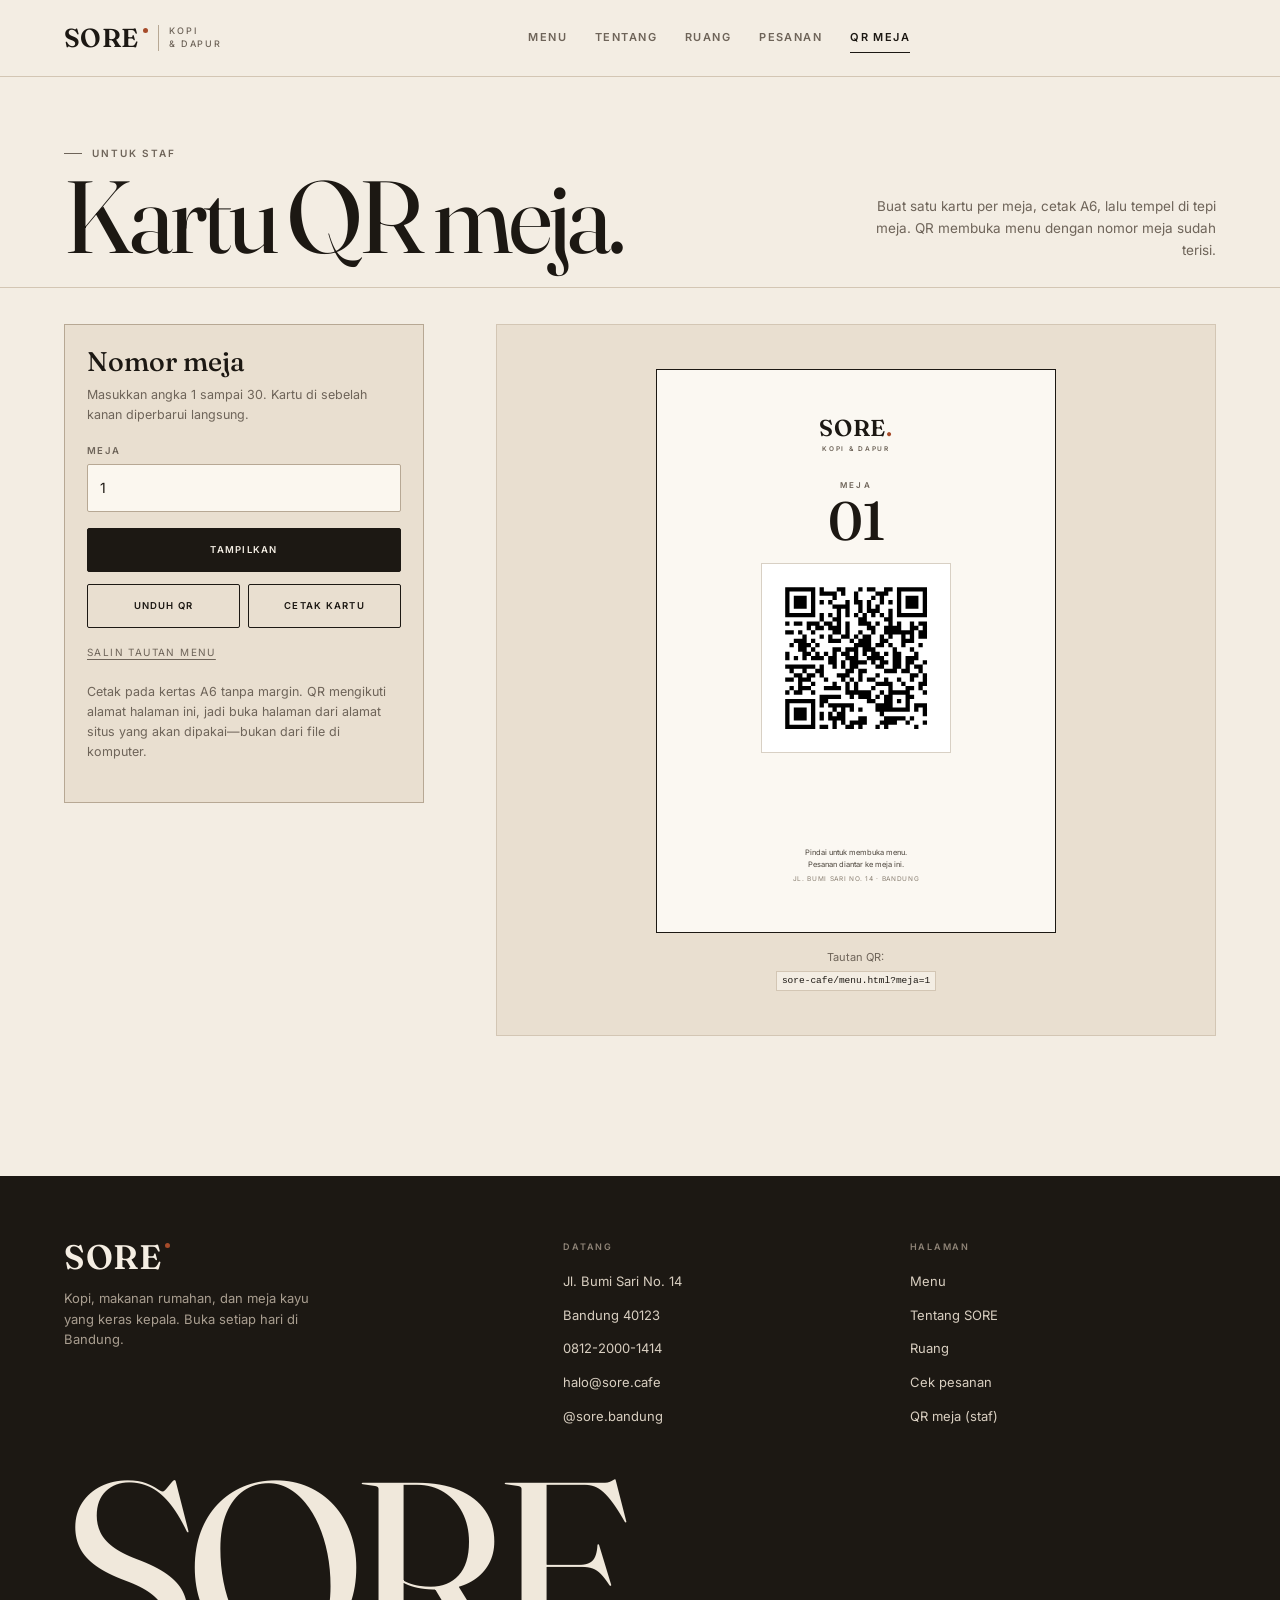
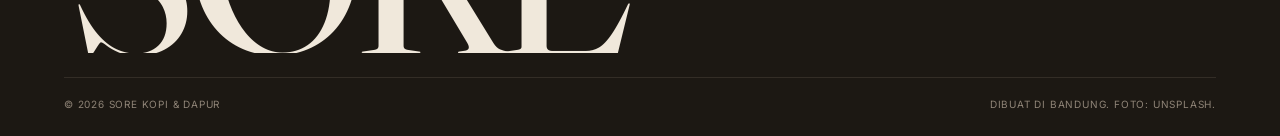
<file: sore-cafe/qr.html>
<!DOCTYPE html>
<html lang="id">
<head>
  <meta charset="utf-8">
  <meta name="viewport" content="width=device-width, initial-scale=1">
  <title>Kartu QR meja — SORE Kopi &amp; Dapur</title>
  <meta name="description" content="Buat dan cetak kartu QR untuk setiap meja SORE. QR membuka menu dengan nomor meja terisi otomatis.">
  <meta name="theme-color" content="#f3ede3">
  <link rel="icon" href="assets/favicon.svg" type="image/svg+xml">
  <link rel="preload" href="assets/fonts/fraunces-latin.woff2" as="font" type="font/woff2" crossorigin>
  <link rel="preload" href="assets/fonts/inter-400-latin.woff2" as="font" type="font/woff2" crossorigin>
  <link rel="stylesheet" href="assets/css/main.css">
  <script src="assets/js/data.js" defer></script>
  <script src="assets/js/vendor/qrcode.js" defer></script>
  <script src="assets/js/qris.js" defer></script>
  <script src="assets/js/app.js" defer></script>
  <script src="assets/js/qr.js" defer></script>
</head>
<body class="page-qr">
  <a class="skip-link" href="#main">Langsung ke isi</a>

  <header class="site-header">
    <div class="container header-inner">
      <a class="brand" href="index.html" aria-label="SORE, Kopi dan Dapur">
        <span class="brand-word">SORE<span class="brand-dot"></span></span>
        <span class="brand-sub">Kopi<br>&amp; Dapur</span>
      </a>
      <nav class="main-nav" id="siteNav" aria-label="Navigasi utama">
        <a href="menu.html">Menu</a>
        <a href="tentang.html">Tentang</a>
        <a href="ruang.html">Ruang</a>
        <a href="status.html">Pesanan</a>
        <a href="qr.html" aria-current="page">QR Meja</a>
      </nav>
      <div class="header-actions">
        <span class="table-chip" data-meja-chip hidden>Meja <b data-meja-num>—</b></span>
        <a class="cart-link" href="checkout.html" aria-label="Keranjang">
          <span data-cart-label>Keranjang</span>
          <span class="cart-count" data-cart-count>0</span>
        </a>
        <button class="nav-toggle" type="button" aria-expanded="false" aria-controls="siteNav" aria-label="Buka navigasi"><span></span></button>
      </div>
    </div>
  </header>

  <main id="main">
    <div class="page-head">
      <div class="container">
        <div class="page-head-row">
          <div>
            <p class="eyebrow">Untuk staf</p>
            <h1 class="page-title">Kartu QR meja.</h1>
          </div>
          <div class="page-side">
            <p class="page-sub">Buat satu kartu per meja, cetak A6, lalu tempel di tepi meja. QR membuka menu dengan nomor meja sudah terisi.</p>
          </div>
        </div>
      </div>
    </div>

    <div class="container qr-layout">
      <form class="qr-form" id="qrForm" novalidate>
        <h2>Nomor meja</h2>
        <p>Masukkan angka 1 sampai 30. Kartu di sebelah kanan diperbarui langsung.</p>

        <div class="field">
          <label for="qrMeja">Meja</label>
          <input class="input" id="qrMeja" name="qrMeja" type="number" min="1" max="30" inputmode="numeric" value="1" required>
          <span class="field-error" id="qrError" role="alert"></span>
        </div>

        <div class="qr-actions">
          <button class="btn btn--solid" type="submit">Tampilkan</button>
        </div>

        <div class="qr-actions">
          <button class="btn btn--ghost" id="downloadQr" type="button">Unduh QR</button>
          <button class="btn btn--ghost" id="printBtn" type="button">Cetak kartu</button>
        </div>

        <button class="qr-copy" id="copyLink" type="button">Salin tautan menu</button>

        <p class="qr-hint" style="text-align:left;margin-top:18px">
          Cetak pada kertas A6 tanpa margin. QR mengikuti alamat halaman ini, jadi buka halaman dari alamat situs yang akan dipakai—bukan dari file di komputer.
        </p>
      </form>

      <div>
        <div class="qr-preview">
          <div class="table-card" id="printCard">
            <div class="tc-brand">SORE<em>.</em></div>
            <div class="tc-sub">Kopi &amp; Dapur</div>
            <div class="tc-meja">Meja</div>
            <div class="tc-num" id="cardNumber">01</div>
            <div class="tc-qr" id="cardQr" aria-label="QR menu meja ini"></div>
            <p class="tc-note">Pindai untuk membuka menu.<br>Pesanan diantar ke meja ini.</p>
            <div class="tc-addr">Jl. Bumi Sari No. 14 · Bandung</div>
          </div>
          <p class="qr-hint">
            Tautan QR:<br>
            <code id="previewUrl">menu.html?meja=1</code>
          </p>
        </div>
      </div>
    </div>
  </main>

  <footer class="site-footer">
    <div class="container">
      <div class="footer-top">
        <div class="footer-brand">
          <span class="brand-word">SORE<span class="brand-dot"></span></span>
          <p>Kopi, makanan rumahan, dan meja kayu yang keras kepala. Buka setiap hari di Bandung.</p>
        </div>
        <div class="footer-col">
          <h3>Datang</h3>
          <ul>
            <li><span>Jl. Bumi Sari No. 14</span></li>
            <li><span>Bandung 40123</span></li>
            <li><a href="tel:+622200001414">0812-2000-1414</a></li>
            <li><a href="mailto:halo@sore.cafe">halo@sore.cafe</a></li>
            <li><a href="https://instagram.com/sore.bandung" target="_blank" rel="noopener">@sore.bandung</a></li>
          </ul>
        </div>
        <div class="footer-col">
          <h3>Halaman</h3>
          <ul>
            <li><a href="menu.html">Menu</a></li>
            <li><a href="tentang.html">Tentang SORE</a></li>
            <li><a href="ruang.html">Ruang</a></li>
            <li><a href="status.html">Cek pesanan</a></li>
            <li><a href="qr.html">QR meja (staf)</a></li>
          </ul>
        </div>
      </div>
      <div class="footer-word" aria-hidden="true">SORE</div>
      <div class="footer-bottom">
        <span>© 2026 SORE Kopi &amp; Dapur</span>
        <span>Dibuat di Bandung. Foto: Unsplash.</span>
      </div>
    </div>
  </footer>
</body>
</html>
</file>
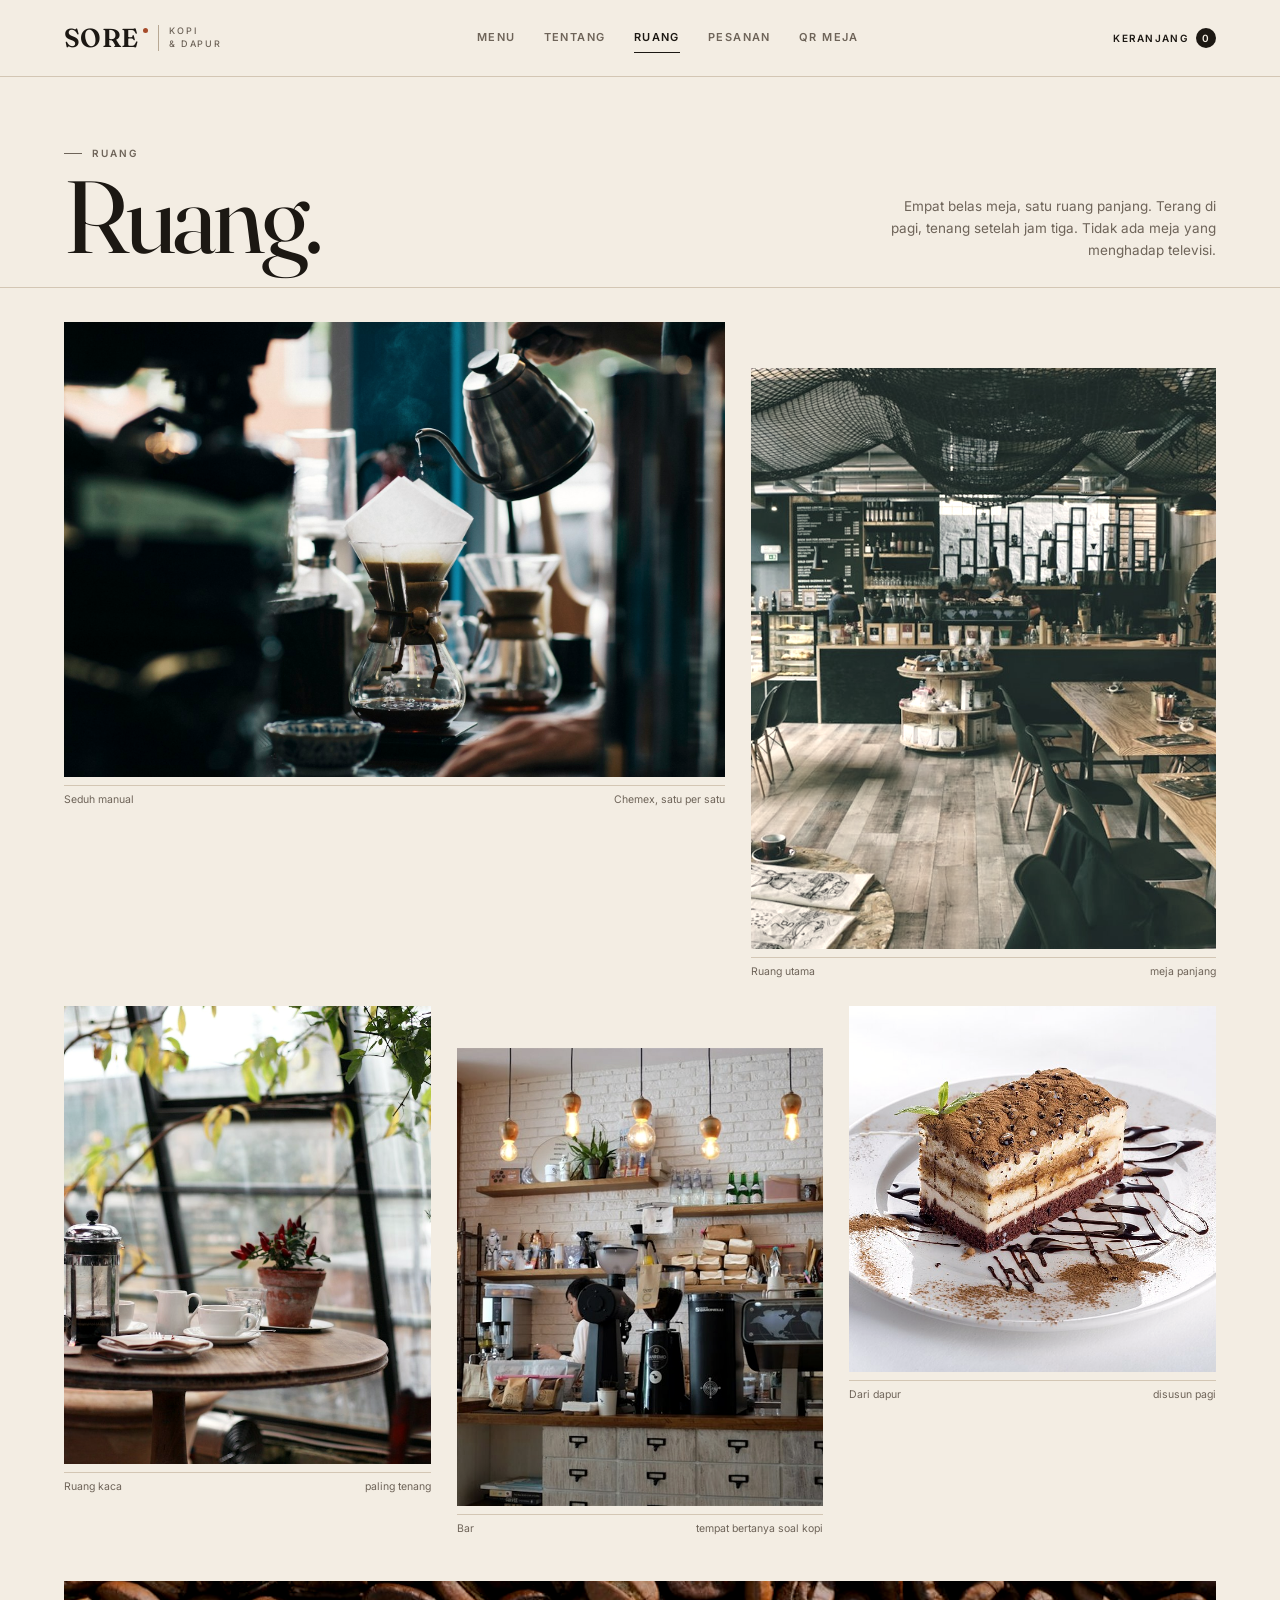
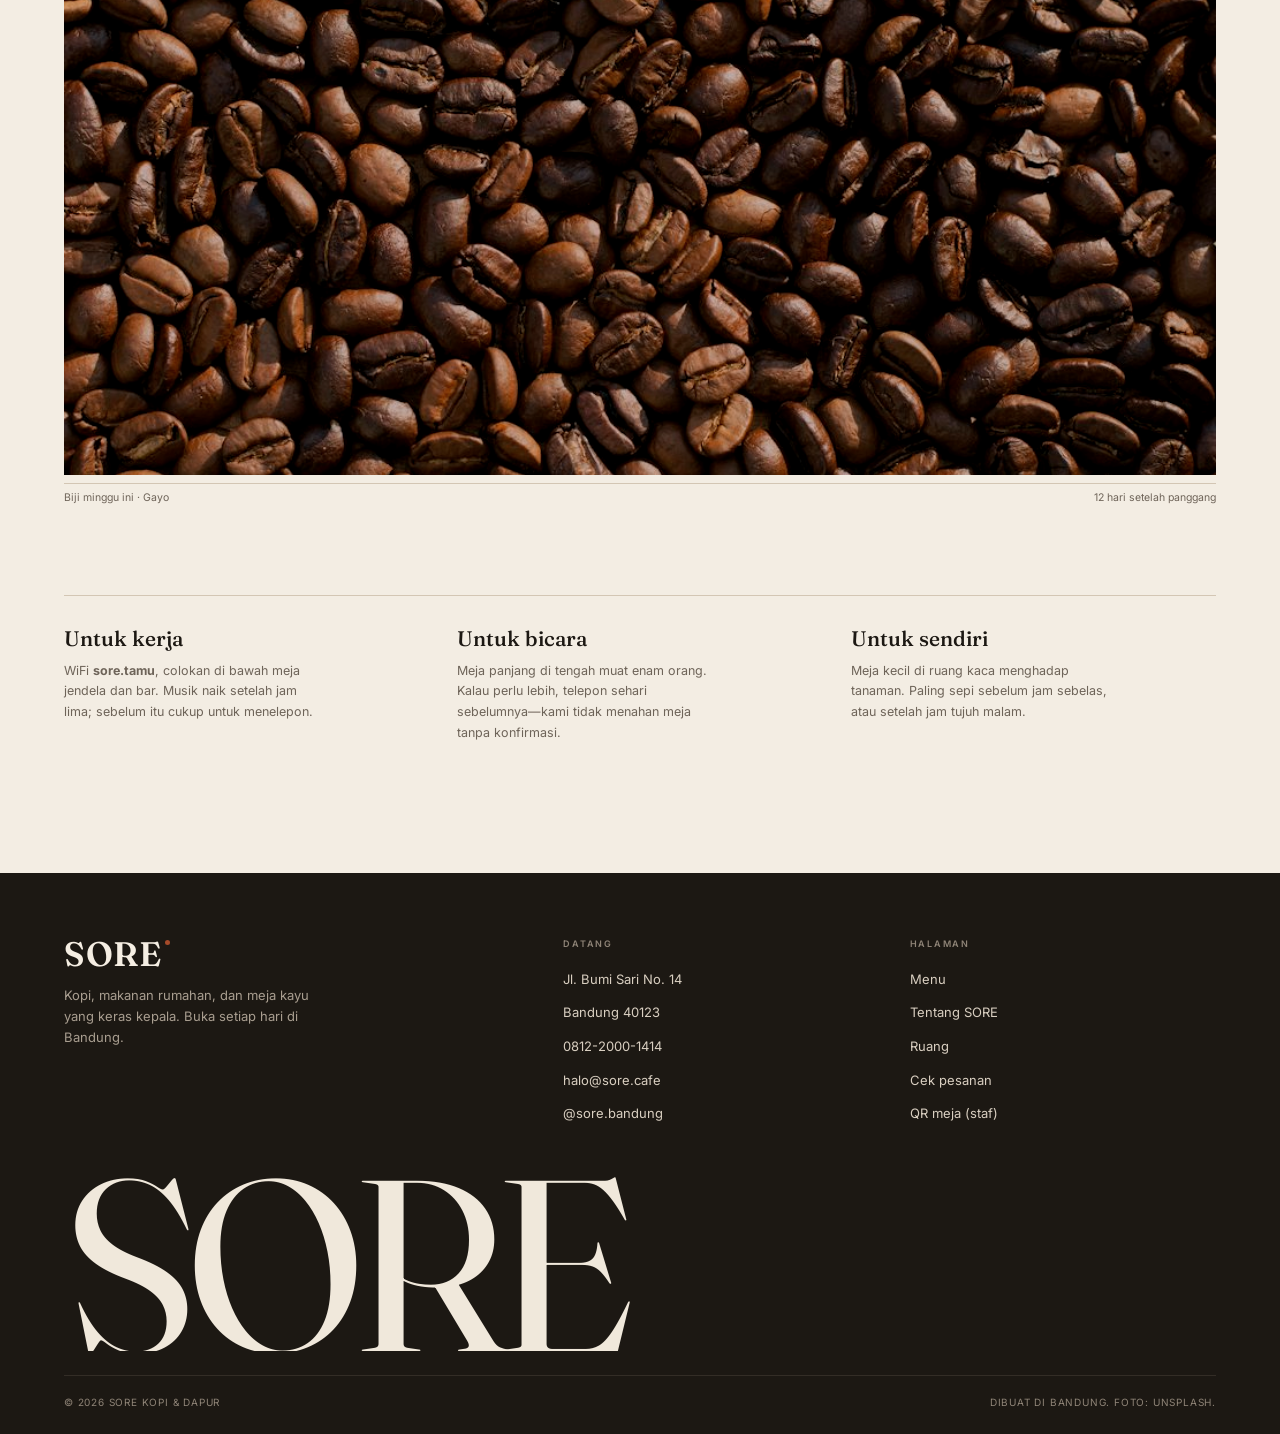
<file: sore-cafe/ruang.html>
<!DOCTYPE html>
<html lang="id">
<head>
  <meta charset="utf-8">
  <meta name="viewport" content="width=device-width, initial-scale=1">
  <title>Ruang — SORE Kopi &amp; Dapur</title>
  <meta name="description" content="Empat belas meja, cahaya pagi, dan sudut yang tidak buru-buru. Lihat ruang SORE di Bumi Sari, Bandung.">
  <meta name="theme-color" content="#f3ede3">
  <link rel="icon" href="assets/favicon.svg" type="image/svg+xml">
  <link rel="preload" href="assets/fonts/fraunces-latin.woff2" as="font" type="font/woff2" crossorigin>
  <link rel="preload" href="assets/fonts/inter-400-latin.woff2" as="font" type="font/woff2" crossorigin>
  <link rel="stylesheet" href="assets/css/main.css">
  <script src="assets/js/data.js" defer></script>
  <script src="assets/js/app.js" defer></script>
</head>
<body>
  <a class="skip-link" href="#main">Langsung ke isi</a>

  <header class="site-header">
    <div class="container header-inner">
      <a class="brand" href="index.html" aria-label="SORE, Kopi dan Dapur">
        <span class="brand-word">SORE<span class="brand-dot"></span></span>
        <span class="brand-sub">Kopi<br>&amp; Dapur</span>
      </a>
      <nav class="main-nav" id="siteNav" aria-label="Navigasi utama">
        <a href="menu.html">Menu</a>
        <a href="tentang.html">Tentang</a>
        <a href="ruang.html" aria-current="page">Ruang</a>
        <a href="status.html">Pesanan</a>
        <a href="qr.html">QR Meja</a>
      </nav>
      <div class="header-actions">
        <span class="table-chip" data-meja-chip hidden>Meja <b data-meja-num>—</b></span>
        <a class="cart-link" href="checkout.html" aria-label="Keranjang">
          <span data-cart-label>Keranjang</span>
          <span class="cart-count" data-cart-count>0</span>
        </a>
        <button class="nav-toggle" type="button" aria-expanded="false" aria-controls="siteNav" aria-label="Buka navigasi"><span></span></button>
      </div>
    </div>
  </header>

  <main id="main">
    <div class="page-head">
      <div class="container">
        <div class="page-head-row">
          <div>
            <p class="eyebrow">Ruang</p>
            <h1 class="page-title">Ruang.</h1>
          </div>
          <div class="page-side">
            <p class="page-sub">Empat belas meja, satu ruang panjang. Terang di pagi, tenang setelah jam tiga. Tidak ada meja yang menghadap televisi.</p>
          </div>
        </div>
      </div>
    </div>

    <div class="container mosaic">
      <figure class="m1">
        <img src="assets/img/hero.jpg" alt="Chemex dan cangkir kopi di meja bar SORE" width="1800" height="1200" loading="lazy" decoding="async">
        <figcaption><span>Seduh manual</span><span>Chemex, satu per satu</span></figcaption>
      </figure>
      <figure class="m2">
        <img src="assets/img/interior-1.jpg" alt="Meja panjang dan kursi kayu di ruang utama SORE" width="1200" height="900" loading="lazy" decoding="async">
        <figcaption><span>Ruang utama</span><span>meja panjang</span></figcaption>
      </figure>
      <figure class="m3">
        <img src="assets/img/interior-2.jpg" alt="Meja kayu di ruang kaca SORE, dikelilingi tanaman" width="1200" height="900" loading="lazy" decoding="async">
        <figcaption><span>Ruang kaca</span><span>paling tenang</span></figcaption>
      </figure>
      <figure class="m4">
        <img src="assets/img/interior-3.jpg" alt="Bar kopi SORE dengan mesin espresso dan barista" width="1200" height="900" loading="lazy" decoding="async">
        <figcaption><span>Bar</span><span>tempat bertanya soal kopi</span></figcaption>
      </figure>
      <figure class="m5">
        <img src="assets/img/cake.jpg" alt="Potongan tiramisu dengan taburan kakao" width="960" height="653" loading="lazy" decoding="async">
        <figcaption><span>Dari dapur</span><span>disusun pagi</span></figcaption>
      </figure>
      <figure class="m6">
        <img src="assets/img/beans.jpg" alt="Biji kopi yang baru dipanggang" width="1000" height="1000" loading="lazy" decoding="async">
        <figcaption><span>Biji minggu ini · Gayo</span><span>12 hari setelah panggang</span></figcaption>
      </figure>
    </div>

    <div class="container room-notes">
      <div>
        <h3>Untuk kerja</h3>
        <p>WiFi <strong>sore.tamu</strong>, colokan di bawah meja jendela dan bar. Musik naik setelah jam lima; sebelum itu cukup untuk menelepon.</p>
      </div>
      <div>
        <h3>Untuk bicara</h3>
        <p>Meja panjang di tengah muat enam orang. Kalau perlu lebih, telepon sehari sebelumnya—kami tidak menahan meja tanpa konfirmasi.</p>
      </div>
      <div>
        <h3>Untuk sendiri</h3>
        <p>Meja kecil di ruang kaca menghadap tanaman. Paling sepi sebelum jam sebelas, atau setelah jam tujuh malam.</p>
      </div>
    </div>
  </main>

  <footer class="site-footer">
    <div class="container">
      <div class="footer-top">
        <div class="footer-brand">
          <span class="brand-word">SORE<span class="brand-dot"></span></span>
          <p>Kopi, makanan rumahan, dan meja kayu yang keras kepala. Buka setiap hari di Bandung.</p>
        </div>
        <div class="footer-col">
          <h3>Datang</h3>
          <ul>
            <li><span>Jl. Bumi Sari No. 14</span></li>
            <li><span>Bandung 40123</span></li>
            <li><a href="tel:+622200001414">0812-2000-1414</a></li>
            <li><a href="mailto:halo@sore.cafe">halo@sore.cafe</a></li>
            <li><a href="https://instagram.com/sore.bandung" target="_blank" rel="noopener">@sore.bandung</a></li>
          </ul>
        </div>
        <div class="footer-col">
          <h3>Halaman</h3>
          <ul>
            <li><a href="menu.html">Menu</a></li>
            <li><a href="tentang.html">Tentang SORE</a></li>
            <li><a href="ruang.html">Ruang</a></li>
            <li><a href="status.html">Cek pesanan</a></li>
            <li><a href="qr.html">QR meja (staf)</a></li>
          </ul>
        </div>
      </div>
      <div class="footer-word" aria-hidden="true">SORE</div>
      <div class="footer-bottom">
        <span>© 2026 SORE Kopi &amp; Dapur</span>
        <span>Dibuat di Bandung. Foto: Unsplash.</span>
      </div>
    </div>
  </footer>
</body>
</html>
</file>
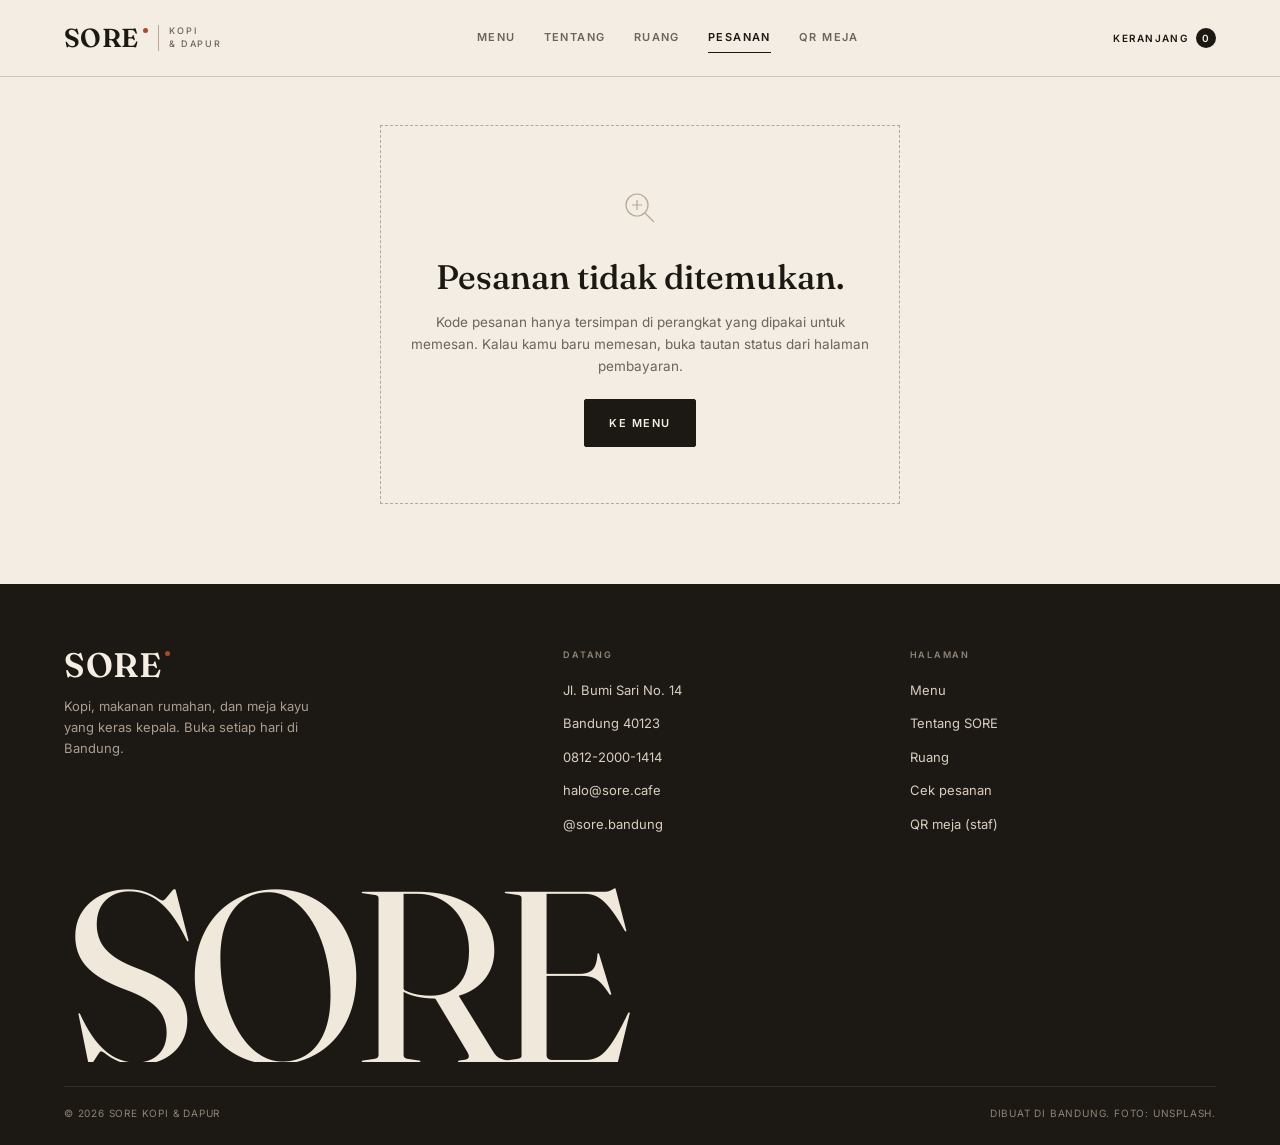
<file: sore-cafe/status.html>
<!DOCTYPE html>
<html lang="id">
<head>
  <meta charset="utf-8">
  <meta name="viewport" content="width=device-width, initial-scale=1">
  <title>Status pesanan — SORE Kopi &amp; Dapur</title>
  <meta name="description" content="Lihat status pesanan SORE: diterima, disiapkan, atau siap diantar.">
  <meta name="theme-color" content="#f3ede3">
  <link rel="icon" href="assets/favicon.svg" type="image/svg+xml">
  <link rel="preload" href="assets/fonts/fraunces-latin.woff2" as="font" type="font/woff2" crossorigin>
  <link rel="preload" href="assets/fonts/inter-400-latin.woff2" as="font" type="font/woff2" crossorigin>
  <link rel="stylesheet" href="assets/css/main.css">
  <script src="assets/js/data.js" defer></script>
  <script src="assets/js/app.js" defer></script>
  <script src="assets/js/status.js" defer></script>
</head>
<body>
  <a class="skip-link" href="#main">Langsung ke isi</a>

  <header class="site-header">
    <div class="container header-inner">
      <a class="brand" href="index.html" aria-label="SORE, Kopi dan Dapur">
        <span class="brand-word">SORE<span class="brand-dot"></span></span>
        <span class="brand-sub">Kopi<br>&amp; Dapur</span>
      </a>
      <nav class="main-nav" id="siteNav" aria-label="Navigasi utama">
        <a href="menu.html">Menu</a>
        <a href="tentang.html">Tentang</a>
        <a href="ruang.html">Ruang</a>
        <a href="status.html" aria-current="page">Pesanan</a>
        <a href="qr.html">QR Meja</a>
      </nav>
      <div class="header-actions">
        <span class="table-chip" data-meja-chip hidden>Meja <b data-meja-num>—</b></span>
        <a class="cart-link" href="checkout.html" aria-label="Keranjang">
          <span data-cart-label>Keranjang</span>
          <span class="cart-count" data-cart-count>0</span>
        </a>
        <button class="nav-toggle" type="button" aria-expanded="false" aria-controls="siteNav" aria-label="Buka navigasi"><span></span></button>
      </div>
    </div>
  </header>

  <main id="main">
    <div id="statusContent">
      <section class="status-hero">
        <div class="container">
          <div class="status-hero-top">
            <div>
              <p class="eyebrow">Pesanan</p>
              <h1 id="statusTitle">Pesanan diterima.</h1>
              <p class="status-hero-meta" id="statusHeroMeta">Meja — · atas nama —</p>
            </div>
            <span class="status-pill" id="statusPill">Diterima</span>
          </div>
        </div>
      </section>

      <div class="container status-grid">
        <div>
          <ol class="status-timeline" id="timeline" aria-label="Tahapan pesanan"></ol>
        </div>

        <aside class="status-card" aria-labelledby="detailTitle">
          <h2 id="detailTitle">Rincian</h2>
          <div class="status-meta">
            <div><span class="meta-label">Kode</span><span class="meta-value" id="metaCode">—</span></div>
            <div><span class="meta-label">Meja</span><span class="meta-value" id="metaMeja">—</span></div>
            <div><span class="meta-label">Nama</span><span class="meta-value" id="metaNama">—</span></div>
            <div><span class="meta-label">Tipe</span><span class="meta-value" id="metaTipe">—</span></div>
            <div><span class="meta-label">Waktu</span><span class="meta-value" id="metaWaktu">—</span></div>
            <div><span class="meta-label">Pembayaran</span><span class="meta-value">QRIS · lunas</span></div>
          </div>

          <ul class="status-lines" id="statusItems"></ul>

          <div class="sum-total"><span>Total</span><strong id="statusTotal">Rp0</strong></div>

          <div id="statusCatatanWrap" hidden>
            <span class="meta-label" style="margin-top:14px">Catatan</span>
            <p class="status-lines" style="font-size:12px;color:var(--muted);line-height:1.6;margin:0" id="statusCatatan"></p>
          </div>

          <div class="status-actions">
            <a class="btn btn--ghost" id="againLink" href="menu.html">Pesan lagi</a>
            <a class="btn btn--solid" href="https://wa.me/6281220001414" target="_blank" rel="noopener">Tanya bar</a>
          </div>

          <p class="status-note">
            Status di halaman ini berjalan otomatis sebagai demo. Di toko nyata, perubahan status dikirim dari sistem dapur. Simpan tautan halaman ini kalau perlu.
          </p>
        </aside>
      </div>
    </div>

    <div class="checkout-empty" id="statusEmpty" hidden>
      <svg width="52" height="52" viewBox="0 0 52 52" fill="none" stroke="currentColor" stroke-width="1.2" aria-hidden="true"><circle cx="23" cy="23" r="11"/><path d="M31 31l9 9M18 23h10M23 18v10"/></svg>
      <h2>Pesanan tidak ditemukan.</h2>
      <p>Kode pesanan hanya tersimpan di perangkat yang dipakai untuk memesan. Kalau kamu baru memesan, buka tautan status dari halaman pembayaran.</p>
      <a class="btn btn--solid" href="menu.html" data-menu-link>Ke menu</a>
    </div>
  </main>

  <footer class="site-footer">
    <div class="container">
      <div class="footer-top">
        <div class="footer-brand">
          <span class="brand-word">SORE<span class="brand-dot"></span></span>
          <p>Kopi, makanan rumahan, dan meja kayu yang keras kepala. Buka setiap hari di Bandung.</p>
        </div>
        <div class="footer-col">
          <h3>Datang</h3>
          <ul>
            <li><span>Jl. Bumi Sari No. 14</span></li>
            <li><span>Bandung 40123</span></li>
            <li><a href="tel:+622200001414">0812-2000-1414</a></li>
            <li><a href="mailto:halo@sore.cafe">halo@sore.cafe</a></li>
            <li><a href="https://instagram.com/sore.bandung" target="_blank" rel="noopener">@sore.bandung</a></li>
          </ul>
        </div>
        <div class="footer-col">
          <h3>Halaman</h3>
          <ul>
            <li><a href="menu.html">Menu</a></li>
            <li><a href="tentang.html">Tentang SORE</a></li>
            <li><a href="ruang.html">Ruang</a></li>
            <li><a href="status.html">Cek pesanan</a></li>
            <li><a href="qr.html">QR meja (staf)</a></li>
          </ul>
        </div>
      </div>
      <div class="footer-word" aria-hidden="true">SORE</div>
      <div class="footer-bottom">
        <span>© 2026 SORE Kopi &amp; Dapur</span>
        <span>Dibuat di Bandung. Foto: Unsplash.</span>
      </div>
    </div>
  </footer>
</body>
</html>
</file>
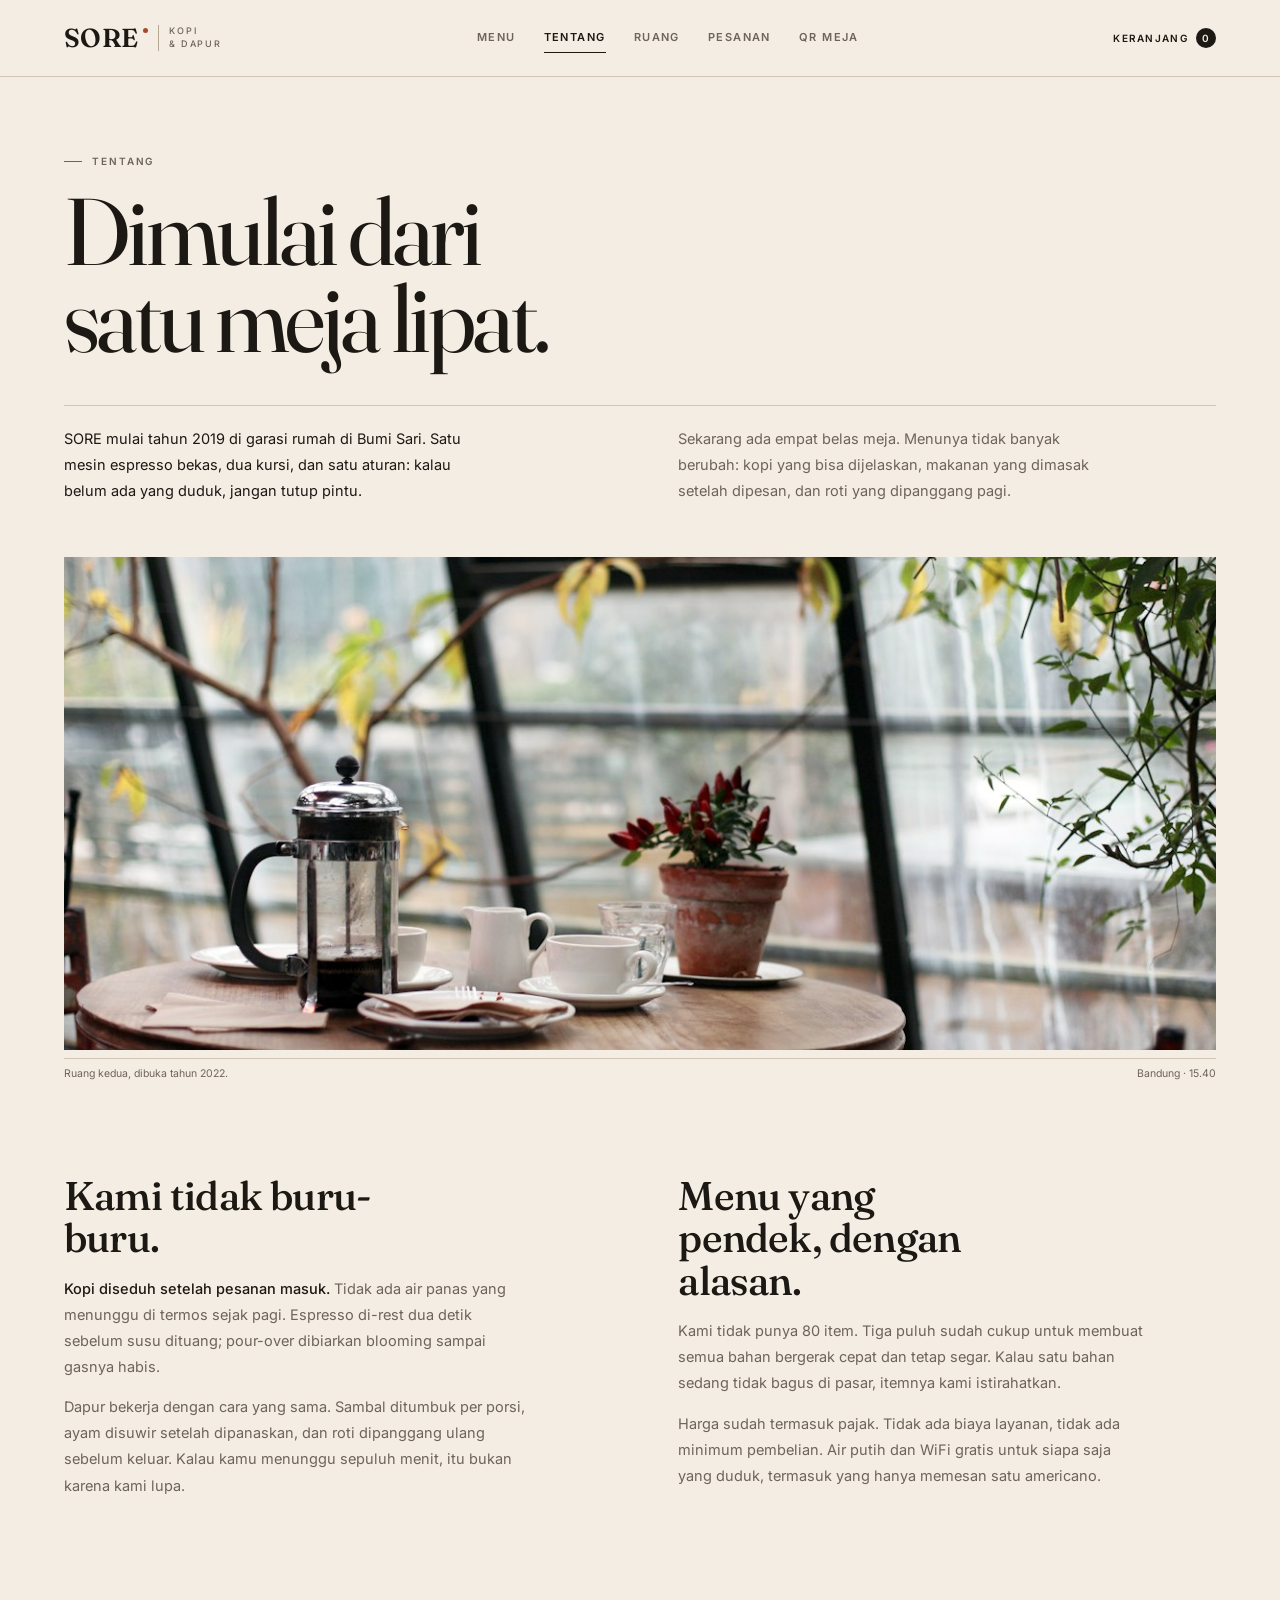
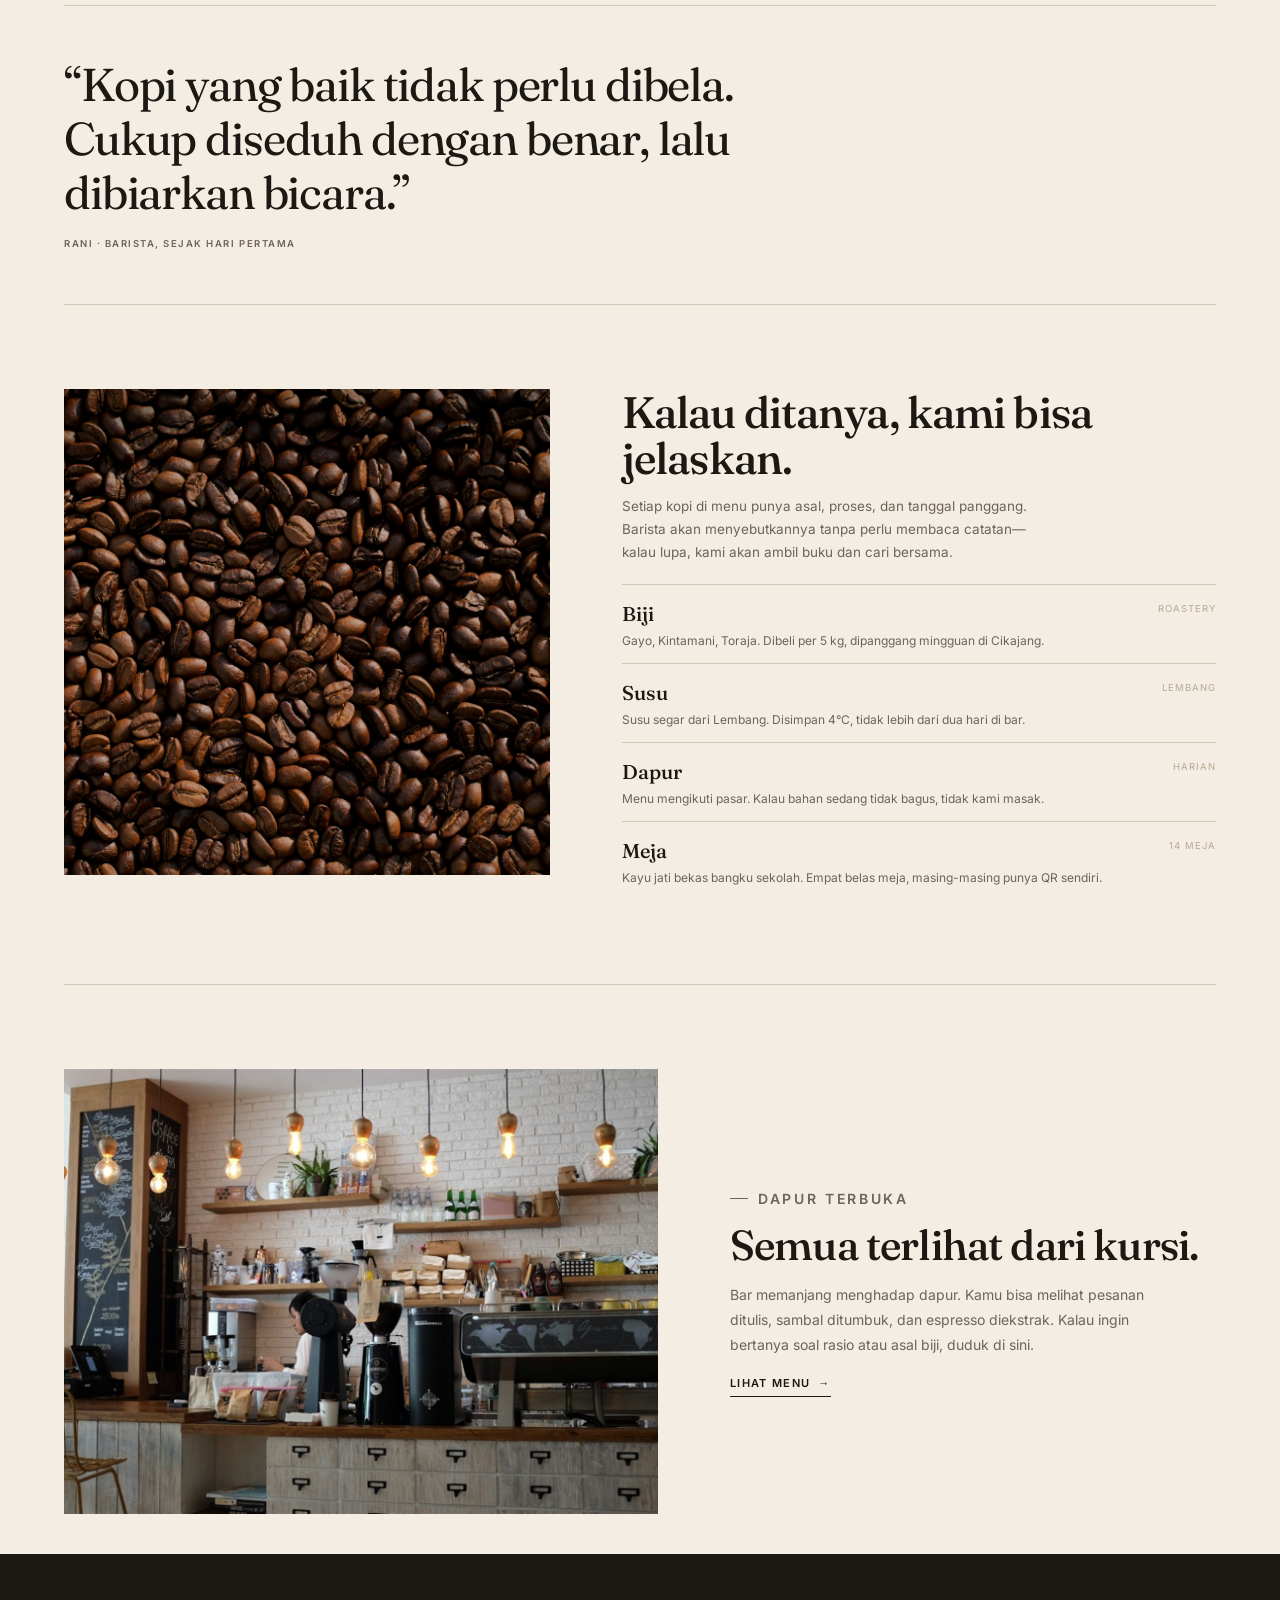
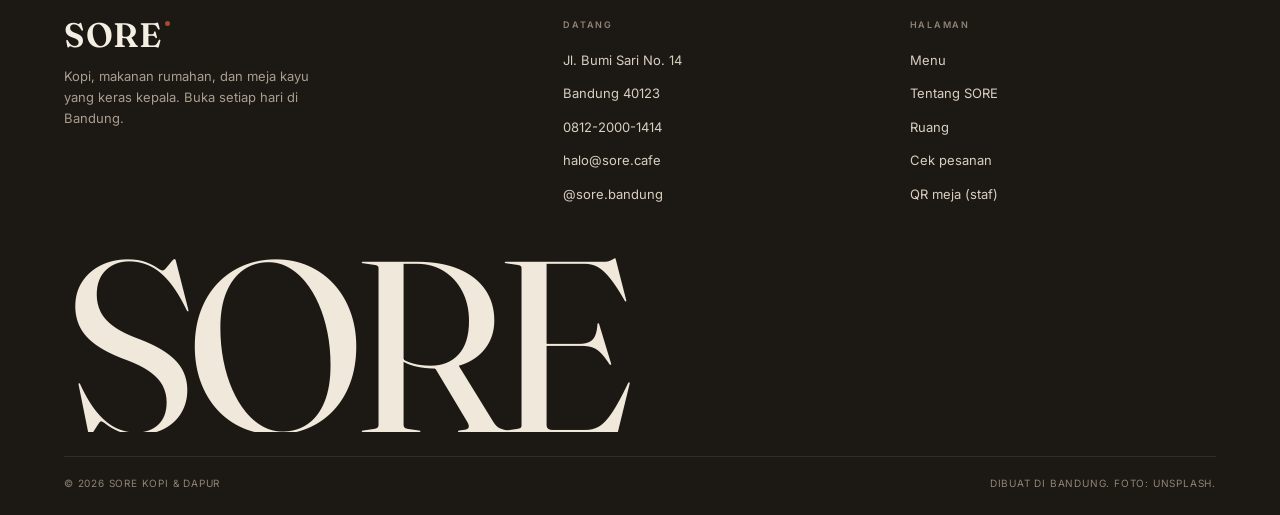
<file: sore-cafe/tentang.html>
<!DOCTYPE html>
<html lang="id">
<head>
  <meta charset="utf-8">
  <meta name="viewport" content="width=device-width, initial-scale=1">
  <title>Tentang — SORE Kopi &amp; Dapur</title>
  <meta name="description" content="SORE mulai dari satu meja lipat di Bumi Sari. Sekarang empat belas meja, satu mesin espresso, dan dapur yang tidak buru-buru.">
  <meta name="theme-color" content="#f3ede3">
  <link rel="icon" href="assets/favicon.svg" type="image/svg+xml">
  <link rel="preload" href="assets/fonts/fraunces-latin.woff2" as="font" type="font/woff2" crossorigin>
  <link rel="preload" href="assets/fonts/inter-400-latin.woff2" as="font" type="font/woff2" crossorigin>
  <link rel="stylesheet" href="assets/css/main.css">
  <script src="assets/js/data.js" defer></script>
  <script src="assets/js/app.js" defer></script>
</head>
<body>
  <a class="skip-link" href="#main">Langsung ke isi</a>

  <header class="site-header">
    <div class="container header-inner">
      <a class="brand" href="index.html" aria-label="SORE, Kopi dan Dapur">
        <span class="brand-word">SORE<span class="brand-dot"></span></span>
        <span class="brand-sub">Kopi<br>&amp; Dapur</span>
      </a>
      <nav class="main-nav" id="siteNav" aria-label="Navigasi utama">
        <a href="menu.html">Menu</a>
        <a href="tentang.html" aria-current="page">Tentang</a>
        <a href="ruang.html">Ruang</a>
        <a href="status.html">Pesanan</a>
        <a href="qr.html">QR Meja</a>
      </nav>
      <div class="header-actions">
        <span class="table-chip" data-meja-chip hidden>Meja <b data-meja-num>—</b></span>
        <a class="cart-link" href="checkout.html" aria-label="Keranjang">
          <span data-cart-label>Keranjang</span>
          <span class="cart-count" data-cart-count>0</span>
        </a>
        <button class="nav-toggle" type="button" aria-expanded="false" aria-controls="siteNav" aria-label="Buka navigasi"><span></span></button>
      </div>
    </div>
  </header>

  <main id="main">
    <section class="about-hero">
      <div class="container">
        <p class="eyebrow">Tentang</p>
        <h1 class="about-title">Dimulai dari<br>satu meja lipat.</h1>

        <div class="about-intro">
          <p>SORE mulai tahun 2019 di garasi rumah di Bumi Sari. Satu mesin espresso bekas, dua kursi, dan satu aturan: kalau belum ada yang duduk, jangan tutup pintu.</p>
          <p>Sekarang ada empat belas meja. Menunya tidak banyak berubah: kopi yang bisa dijelaskan, makanan yang dimasak setelah dipesan, dan roti yang dipanggang pagi.</p>
        </div>

        <figure class="about-figure">
          <img src="assets/img/interior-2.jpg" alt="Meja kayu di ruang kaca SORE, dikelilingi tanaman" width="1200" height="900" loading="lazy" decoding="async">
          <figcaption><span>Ruang kedua, dibuka tahun 2022.</span><span>Bandung · 15.40</span></figcaption>
        </figure>
      </div>
    </section>

    <section class="container about-story">
      <div>
        <h2>Kami tidak buru-buru.</h2>
        <p><strong>Kopi diseduh setelah pesanan masuk.</strong> Tidak ada air panas yang menunggu di termos sejak pagi. Espresso di-rest dua detik sebelum susu dituang; pour-over dibiarkan blooming sampai gasnya habis.</p>
        <p>Dapur bekerja dengan cara yang sama. Sambal ditumbuk per porsi, ayam disuwir setelah dipanaskan, dan roti dipanggang ulang sebelum keluar. Kalau kamu menunggu sepuluh menit, itu bukan karena kami lupa.</p>
      </div>
      <div>
        <h2>Menu yang pendek, dengan alasan.</h2>
        <p>Kami tidak punya 80 item. Tiga puluh sudah cukup untuk membuat semua bahan bergerak cepat dan tetap segar. Kalau satu bahan sedang tidak bagus di pasar, itemnya kami istirahatkan.</p>
        <p>Harga sudah termasuk pajak. Tidak ada biaya layanan, tidak ada minimum pembelian. Air putih dan WiFi gratis untuk siapa saja yang duduk, termasuk yang hanya memesan satu americano.</p>
      </div>
    </section>

    <section class="container">
      <div class="pullquote">
        <p>“Kopi yang baik tidak perlu dibela. Cukup diseduh dengan benar, lalu dibiarkan bicara.”</p>
        <cite>Rani · barista, sejak hari pertama</cite>
      </div>
    </section>

    <section class="container origin">
      <div>
        <img src="assets/img/beans.jpg" alt="Biji kopi yang baru dipanggang di atas meja" width="1000" height="1000" loading="lazy" decoding="async">
      </div>
      <div>
        <h2>Kalau ditanya, kami bisa jelaskan.</h2>
        <p>Setiap kopi di menu punya asal, proses, dan tanggal panggang. Barista akan menyebutkannya tanpa perlu membaca catatan—kalau lupa, kami akan ambil buku dan cari bersama.</p>
        <ul class="origin-list">
          <li>
            <div><h3>Biji</h3><p>Gayo, Kintamani, Toraja. Dibeli per 5 kg, dipanggang mingguan di Cikajang.</p></div>
            <span>Roastery</span>
          </li>
          <li>
            <div><h3>Susu</h3><p>Susu segar dari Lembang. Disimpan 4°C, tidak lebih dari dua hari di bar.</p></div>
            <span>Lembang</span>
          </li>
          <li>
            <div><h3>Dapur</h3><p>Menu mengikuti pasar. Kalau bahan sedang tidak bagus, tidak kami masak.</p></div>
            <span>Harian</span>
          </li>
          <li>
            <div><h3>Meja</h3><p>Kayu jati bekas bangku sekolah. Empat belas meja, masing-masing punya QR sendiri.</p></div>
            <span>14 meja</span>
          </li>
        </ul>
      </div>
    </section>

    <section class="container">
      <div class="kitchen">
        <img src="assets/img/interior-3.jpg" alt="Bar kopi SORE dengan mesin espresso dan barista" width="1200" height="900" loading="lazy" decoding="async">
        <div>
          <p class="eyebrow">Dapur terbuka</p>
          <h2>Semua terlihat dari kursi.</h2>
          <p>Bar memanjang menghadap dapur. Kamu bisa melihat pesanan ditulis, sambal ditumbuk, dan espresso diekstrak. Kalau ingin bertanya soal rasio atau asal biji, duduk di sini.</p>
          <a class="link-more" href="menu.html">Lihat menu <span aria-hidden="true">→</span></a>
        </div>
      </div>
    </section>
  </main>

  <footer class="site-footer">
    <div class="container">
      <div class="footer-top">
        <div class="footer-brand">
          <span class="brand-word">SORE<span class="brand-dot"></span></span>
          <p>Kopi, makanan rumahan, dan meja kayu yang keras kepala. Buka setiap hari di Bandung.</p>
        </div>
        <div class="footer-col">
          <h3>Datang</h3>
          <ul>
            <li><span>Jl. Bumi Sari No. 14</span></li>
            <li><span>Bandung 40123</span></li>
            <li><a href="tel:+622200001414">0812-2000-1414</a></li>
            <li><a href="mailto:halo@sore.cafe">halo@sore.cafe</a></li>
            <li><a href="https://instagram.com/sore.bandung" target="_blank" rel="noopener">@sore.bandung</a></li>
          </ul>
        </div>
        <div class="footer-col">
          <h3>Halaman</h3>
          <ul>
            <li><a href="menu.html">Menu</a></li>
            <li><a href="tentang.html">Tentang SORE</a></li>
            <li><a href="ruang.html">Ruang</a></li>
            <li><a href="status.html">Cek pesanan</a></li>
            <li><a href="qr.html">QR meja (staf)</a></li>
          </ul>
        </div>
      </div>
      <div class="footer-word" aria-hidden="true">SORE</div>
      <div class="footer-bottom">
        <span>© 2026 SORE Kopi &amp; Dapur</span>
        <span>Dibuat di Bandung. Foto: Unsplash.</span>
      </div>
    </div>
  </footer>
</body>
</html>
</file>
<file: sore-cafe/assets/css/main.css>
/* SORE — Kopi & Dapur
   Sistem visual: kertas hangat, garis tipis, serif editorial. */

@font-face {
  font-family: "Fraunces";
  src: url("../fonts/fraunces-latin.woff2") format("woff2");
  font-weight: 100 900;
  font-style: normal;
  font-display: swap;
}
@font-face {
  font-family: "Inter";
  src: url("../fonts/inter-400-latin.woff2") format("woff2");
  font-weight: 100 900;
  font-style: normal;
  font-display: swap;
}

:root {
  --paper: #f3ede3;
  --paper-2: #e9dfd0;
  --paper-3: #fbf7ef;
  --ink: #1c1813;
  --muted: #6e6459;
  --line: #d3c6b4;
  --line-dark: #b7a894;
  --accent: #a64b2a;
  --accent-dark: #86381d;
  --green: #3c4a3a;
  --serif: "Fraunces", Georgia, "Times New Roman", serif;
  --sans: "Inter", -apple-system, BlinkMacSystemFont, "Segoe UI", sans-serif;
  --gutter: clamp(20px, 5vw, 64px);
  --header-h: 76px;
  --max: 1200px;
  --ease: cubic-bezier(.22, .61, .36, 1);
}

*, *::before, *::after { box-sizing: border-box; }

html {
  scroll-behavior: smooth;
  -webkit-text-size-adjust: 100%;
}

body {
  margin: 0;
  background: var(--paper);
  color: var(--ink);
  font-family: var(--sans);
  font-size: 16px;
  line-height: 1.6;
  -webkit-font-smoothing: antialiased;
  text-rendering: optimizeLegibility;
}

body.is-locked { overflow: hidden; }

img { display: block; max-width: 100%; height: auto; }
svg { display: block; }
a { color: inherit; text-decoration: none; }
button, input, textarea, select { font: inherit; color: inherit; }
button { background: none; border: 0; padding: 0; cursor: pointer; }
ul, ol { margin: 0; padding: 0; list-style: none; }
figure { margin: 0; }
h1, h2, h3, h4, p { margin: 0; }
table { border-collapse: collapse; width: 100%; }

::selection { background: var(--accent); color: var(--paper-3); }

:focus-visible {
  outline: 2px solid var(--accent);
  outline-offset: 3px;
}

[hidden] { display: none !important; }

.container {
  width: min(var(--max), calc(100% - (var(--gutter) * 2)));
  margin-inline: auto;
}

.sr-only {
  position: absolute;
  width: 1px; height: 1px;
  padding: 0; margin: -1px;
  overflow: hidden;
  clip: rect(0 0 0 0);
  white-space: nowrap;
  border: 0;
}

.skip-link {
  position: absolute;
  left: 16px;
  top: -60px;
  z-index: 200;
  background: var(--ink);
  color: var(--paper);
  padding: 10px 16px;
  font-size: 12px;
  transition: top .15s var(--ease);
}
.skip-link:focus { top: 12px; }

/* ---------- tipografi dasar ---------- */

.display {
  font-family: var(--serif);
  font-weight: 400;
  font-optical-sizing: auto;
  line-height: .96;
  letter-spacing: -.03em;
}

.eyebrow {
  display: flex;
  align-items: center;
  gap: 10px;
  font-size: 10px;
  font-weight: 600;
  letter-spacing: .19em;
  text-transform: uppercase;
  color: var(--muted);
}
.eyebrow::before {
  content: "";
  width: 18px;
  height: 1px;
  background: currentColor;
  flex: none;
}
.eyebrow--plain::before { display: none; }

.mono-label {
  font-size: 10px;
  font-weight: 600;
  letter-spacing: .18em;
  text-transform: uppercase;
  color: var(--muted);
}

.lede {
  font-size: 17px;
  line-height: 1.65;
  color: var(--muted);
  max-width: 46ch;
}

.link-more {
  display: inline-flex;
  align-items: center;
  gap: 8px;
  font-size: 11px;
  font-weight: 600;
  letter-spacing: .12em;
  text-transform: uppercase;
  border-bottom: 1px solid var(--ink);
  padding-bottom: 3px;
  transition: color .15s, border-color .15s;
}
.link-more:hover { color: var(--accent); border-color: var(--accent); }

/* ---------- tombol ---------- */

.btn {
  display: inline-flex;
  align-items: center;
  justify-content: center;
  gap: 10px;
  min-height: 48px;
  padding: 0 24px;
  border: 1px solid var(--ink);
  border-radius: 2px;
  font-size: 11px;
  font-weight: 600;
  letter-spacing: .13em;
  text-transform: uppercase;
  line-height: 1;
  transition: background .18s var(--ease), color .18s var(--ease), border-color .18s var(--ease);
}
.btn--solid { background: var(--ink); color: var(--paper); }
.btn--solid:hover { background: var(--accent); border-color: var(--accent); color: #fff; }
.btn--ghost { background: transparent; }
.btn--ghost:hover { background: var(--ink); color: var(--paper); }
.btn--accent { background: var(--accent); border-color: var(--accent); color: #fff; }
.btn--accent:hover { background: var(--accent-dark); border-color: var(--accent-dark); }
.btn--wide { width: 100%; }
.btn:disabled { opacity: .45; cursor: not-allowed; }
.btn svg { width: 16px; height: 16px; }

.icon-btn {
  width: 40px;
  height: 40px;
  display: grid;
  place-items: center;
  border: 1px solid transparent;
  transition: background .15s, border-color .15s;
}
.icon-btn:hover { border-color: var(--line); background: var(--paper-2); }

/* ---------- header ---------- */

.site-header {
  position: sticky;
  top: 0;
  z-index: 60;
  background: var(--paper);
  border-bottom: 1px solid var(--line);
}

.header-inner {
  height: var(--header-h);
  display: flex;
  align-items: center;
  justify-content: space-between;
  gap: 28px;
}

.brand {
  display: flex;
  align-items: center;
  gap: 10px;
  flex: none;
}
.brand-word {
  font-family: var(--serif);
  font-weight: 600;
  font-size: 26px;
  line-height: 1;
  letter-spacing: .015em;
  display: flex;
  align-items: flex-start;
}
.brand-dot {
  width: 5px;
  height: 5px;
  border-radius: 50%;
  background: var(--accent);
  margin: 3px 0 0 4px;
  flex: none;
}
.brand-sub {
  font-size: 9px;
  font-weight: 500;
  letter-spacing: .22em;
  text-transform: uppercase;
  color: var(--muted);
  border-left: 1px solid var(--line-dark);
  padding-left: 10px;
  line-height: 1.4;
}

.main-nav {
  display: flex;
  align-items: center;
  gap: 28px;
  font-size: 11px;
  font-weight: 600;
  letter-spacing: .13em;
  text-transform: uppercase;
}
.main-nav a {
  padding: 6px 0;
  position: relative;
  color: var(--muted);
  transition: color .15s;
}
.main-nav a::after {
  content: "";
  position: absolute;
  left: 0; right: 0; bottom: 0;
  height: 1px;
  background: var(--ink);
  transform: scaleX(0);
  transform-origin: left;
  transition: transform .2s var(--ease);
}
.main-nav a:hover { color: var(--ink); }
.main-nav a:hover::after,
.main-nav a[aria-current="page"]::after { transform: scaleX(1); }
.main-nav a[aria-current="page"] { color: var(--ink); }

.header-actions {
  display: flex;
  align-items: center;
  gap: 14px;
  flex: none;
}

.table-chip {
  display: inline-flex;
  align-items: center;
  gap: 7px;
  border: 1px solid var(--line-dark);
  padding: 6px 10px;
  font-size: 9px;
  font-weight: 600;
  letter-spacing: .15em;
  text-transform: uppercase;
  color: var(--muted);
  white-space: nowrap;
}
.table-chip b {
  font-family: var(--serif);
  font-size: 15px;
  font-weight: 600;
  letter-spacing: 0;
  color: var(--ink);
  line-height: 1;
}
.table-chip::before {
  content: "";
  width: 5px; height: 5px;
  border-radius: 50%;
  background: var(--green);
  flex: none;
}

.cart-link {
  display: inline-flex;
  align-items: center;
  gap: 8px;
  font-size: 10px;
  font-weight: 600;
  letter-spacing: .13em;
  text-transform: uppercase;
  white-space: nowrap;
}
.cart-link:hover { color: var(--accent); }
.cart-count {
  min-width: 20px;
  height: 20px;
  padding: 0 5px;
  border-radius: 999px;
  background: var(--ink);
  color: var(--paper);
  display: inline-grid;
  place-items: center;
  font-size: 10px;
  letter-spacing: 0;
  line-height: 1;
}

.nav-toggle {
  display: none;
  width: 40px;
  height: 40px;
  place-items: center;
  border: 1px solid var(--line-dark);
}
.nav-toggle span,
.nav-toggle span::before,
.nav-toggle span::after {
  content: "";
  display: block;
  width: 16px;
  height: 1px;
  background: var(--ink);
  position: relative;
  transition: transform .18s var(--ease), opacity .18s;
}
.nav-toggle span::before { position: absolute; top: -5px; }
.nav-toggle span::after { position: absolute; top: 5px; }
.nav-toggle[aria-expanded="true"] span { background: transparent; }
.nav-toggle[aria-expanded="true"] span::before { transform: translateY(5px) rotate(45deg); }
.nav-toggle[aria-expanded="true"] span::after { transform: translateY(-5px) rotate(-45deg); }

/* ---------- hero ---------- */

.hero { padding-top: clamp(38px, 6vw, 84px); }

.hero-grid {
  display: grid;
  grid-template-columns: repeat(12, 1fr);
  gap: clamp(18px, 3vw, 32px);
  align-items: start;
}

.hero-copy {
  grid-column: 1 / span 7;
  padding-top: 10px;
}

.hero-title {
  font-family: var(--serif);
  font-weight: 400;
  font-optical-sizing: auto;
  font-size: clamp(50px, 7.2vw, 104px);
  line-height: .93;
  letter-spacing: -.038em;
  margin: 20px 0 26px;
  max-width: 12ch;
}
.hero-title .accent { color: var(--accent); }

.hero-lede {
  max-width: 42ch;
  font-size: 16.5px;
  line-height: 1.65;
  color: var(--muted);
}

.hero-actions {
  display: flex;
  flex-wrap: wrap;
  gap: 10px;
  margin-top: 28px;
}

.table-note {
  display: flex;
  align-items: center;
  gap: 14px;
  max-width: 430px;
  margin-top: 34px;
  padding: 12px 0;
  border-top: 1px solid var(--line);
  border-bottom: 1px solid var(--line);
  transition: border-color .15s;
}
.table-note:hover { border-color: var(--ink); }
.tn-copy { min-width: 0; }
.tn-label {
  display: block;
  font-size: 9px;
  font-weight: 600;
  letter-spacing: .18em;
  text-transform: uppercase;
  color: var(--muted);
  margin-bottom: 2px;
}
.tn-value {
  display: flex;
  align-items: baseline;
  gap: 7px;
  font-family: var(--serif);
  font-size: 21px;
  font-weight: 500;
  line-height: 1.1;
}
.tn-value small {
  font-family: var(--sans);
  font-size: 11px;
  font-weight: 400;
  color: var(--muted);
  letter-spacing: .01em;
}
.tn-arrow { margin-left: auto; color: var(--muted); flex: none; }

.hero-figure {
  grid-column: 8 / span 5;
  position: relative;
}
.hero-figure img {
  width: 100%;
  aspect-ratio: 4 / 5;
  object-fit: cover;
  filter: saturate(.92) contrast(1.03) sepia(.03);
}
.hero-caption {
  position: absolute;
  left: -52px;
  bottom: 30px;
  width: 292px;
  background: var(--paper);
  border: 1px solid var(--line);
  padding: 13px 16px;
}
.hero-caption .mono-label { display: block; margin-bottom: 3px; }
.hero-caption p { font-size: 12px; line-height: 1.5; color: var(--muted); }

/* ---------- strip info ---------- */

.info-strip {
  margin-top: clamp(40px, 6vw, 64px);
  border-top: 1px solid var(--line);
  border-bottom: 1px solid var(--line);
}
.info-grid {
  display: grid;
  grid-template-columns: repeat(4, 1fr);
}
.info-item {
  padding: 15px 20px;
  border-left: 1px solid var(--line);
  display: flex;
  flex-direction: column;
  gap: 2px;
}
.info-item:first-child { border-left: 0; padding-left: 0; }
.info-item .mono-label { font-size: 9px; }
.info-item span:last-child { font-size: 12.5px; color: var(--ink); }

/* ---------- section ---------- */

.section { padding: clamp(64px, 9vw, 112px) 0; }
.section--tight { padding: clamp(44px, 6vw, 72px) 0; }

.section-head {
  display: flex;
  align-items: flex-end;
  justify-content: space-between;
  gap: 24px;
  padding-bottom: 18px;
  margin-bottom: clamp(26px, 4vw, 40px);
  border-bottom: 1px solid var(--line);
}
.section-title {
  font-family: var(--serif);
  font-weight: 400;
  font-optical-sizing: auto;
  font-size: clamp(32px, 4vw, 52px);
  line-height: 1;
  letter-spacing: -.025em;
  margin-top: 8px;
}
.section-head .link-more { flex: none; margin-bottom: 4px; }

/* ---------- footer ---------- */

.site-footer {
  background: var(--ink);
  color: #ece3d5;
  margin-top: clamp(20px, 4vw, 40px);
}
.footer-top {
  display: grid;
  grid-template-columns: 1.5fr 1fr 1fr;
  gap: 40px;
  padding: clamp(40px, 6vw, 64px) 0 32px;
}
.footer-brand .brand-word { color: #f5eee3; font-size: 34px; }
.footer-brand p {
  color: #a99e90;
  font-size: 13px;
  max-width: 34ch;
  margin-top: 14px;
  line-height: 1.6;
}
.footer-col h3 {
  font-size: 9px;
  font-weight: 600;
  letter-spacing: .19em;
  text-transform: uppercase;
  color: #8f8477;
  margin-bottom: 14px;
}
.footer-col li { margin-bottom: 8px; }
.footer-col a, .footer-col span {
  font-size: 13px;
  color: #d9cfc1;
  transition: color .15s;
}
.footer-col a:hover { color: #fff; }
.footer-word {
  font-family: var(--serif);
  font-size: clamp(90px, 19vw, 250px);
  font-weight: 400;
  line-height: .72;
  letter-spacing: -.045em;
  color: #f0e8db;
  padding-top: 10px;
  overflow: hidden;
  user-select: none;
}
.footer-bottom {
  display: flex;
  justify-content: space-between;
  gap: 20px;
  flex-wrap: wrap;
  border-top: 1px solid #332d26;
  margin-top: 24px;
  padding: 18px 0 24px;
  font-size: 10px;
  letter-spacing: .08em;
  text-transform: uppercase;
  color: #8f8477;
}
.footer-bottom a { border-bottom: 1px solid #4a4239; padding-bottom: 2px; }
.footer-bottom a:hover { color: #fff; border-color: #fff; }
/* ---------- kartu menu ---------- */

.items-grid {
  display: grid;
  grid-template-columns: repeat(3, 1fr);
  gap: 28px;
}

.item-card { display: flex; flex-direction: column; min-width: 0; }

.item-media {
  position: relative;
  overflow: hidden;
  background: var(--paper-2);
}
.item-media img {
  width: 100%;
  aspect-ratio: 4 / 5;
  object-fit: cover;
  filter: saturate(.9) contrast(1.03) sepia(.03);
  transition: transform .6s var(--ease);
}
.item-card:hover .item-media img { transform: scale(1.035); }

.item-tag {
  position: absolute;
  top: 10px;
  left: 10px;
  background: var(--paper);
  border: 1px solid var(--line);
  padding: 3px 7px;
  font-size: 8.5px;
  font-weight: 600;
  letter-spacing: .13em;
  text-transform: uppercase;
  color: var(--ink);
}

.item-body { padding-top: 12px; display: flex; flex-direction: column; flex: 1; }

.item-top {
  display: flex;
  justify-content: space-between;
  align-items: flex-start;
  gap: 12px;
}
.item-name {
  font-family: var(--serif);
  font-size: 21px;
  font-weight: 500;
  line-height: 1.18;
  letter-spacing: -.012em;
}
.item-price {
  font-size: 12px;
  font-variant-numeric: tabular-nums;
  color: var(--muted);
  white-space: nowrap;
  padding-top: 4px;
}
.item-desc {
  font-size: 13px;
  line-height: 1.5;
  color: var(--muted);
  margin-top: 5px;
  display: -webkit-box;
  -webkit-line-clamp: 2;
  -webkit-box-orient: vertical;
  overflow: hidden;
  min-height: 39px;
}
.item-bottom {
  display: flex;
  align-items: center;
  justify-content: space-between;
  gap: 12px;
  margin-top: 12px;
}
.item-cat {
  font-size: 9px;
  font-weight: 500;
  letter-spacing: .14em;
  text-transform: uppercase;
  color: var(--line-dark);
}
.add-btn {
  width: 42px;
  height: 42px;
  border: 1px solid var(--line-dark);
  display: grid;
  place-items: center;
  flex: none;
  transition: background .16s var(--ease), color .16s var(--ease), border-color .16s var(--ease);
}
.add-btn:hover { background: var(--ink); border-color: var(--ink); color: var(--paper); }
.add-btn:active { transform: scale(.96); }
.add-btn svg { width: 15px; height: 15px; }

/* ---------- langkah ---------- */

.steps {
  display: grid;
  grid-template-columns: repeat(3, 1fr);
  border-top: 1px solid var(--line);
}
.step {
  padding: 26px 30px 0 0;
  border-right: 1px solid var(--line);
  min-width: 0;
}
.step + .step { padding-left: 30px; }
.step:last-child { border-right: 0; padding-right: 0; }
.step-num {
  font-size: 10px;
  font-weight: 600;
  letter-spacing: .16em;
  color: var(--accent);
}
.step h3 {
  font-family: var(--serif);
  font-size: clamp(23px, 2.4vw, 29px);
  font-weight: 500;
  line-height: 1.1;
  letter-spacing: -.015em;
  margin: 14px 0 9px;
}
.step p { font-size: 13.5px; line-height: 1.6; color: var(--muted); max-width: 30ch; }

/* ---------- ruang ---------- */

.room-grid {
  display: grid;
  grid-template-columns: 1.15fr .85fr 1fr;
  gap: clamp(14px, 2vw, 22px);
  align-items: end;
}
.room-fig { min-width: 0; }
.room-fig img {
  width: 100%;
  object-fit: cover;
  filter: saturate(.9) contrast(1.03) sepia(.03);
}
.room-fig--tall img {
  aspect-ratio: 3 / 4;
  filter: saturate(.72) contrast(1.05) sepia(.24) brightness(1.02);
}
.room-fig--square img { aspect-ratio: 1 / 1; }
.room-fig--wide img { aspect-ratio: 4 / 3; }
.room-fig figcaption {
  display: flex;
  justify-content: space-between;
  gap: 12px;
  margin-top: 9px;
  padding-top: 7px;
  border-top: 1px solid var(--line);
  font-size: 10.5px;
  color: var(--muted);
  letter-spacing: .02em;
}
.room-fig figcaption span:last-child { text-align: right; }

/* ---------- kunjungi ---------- */

.visit {
  background: var(--paper-2);
  border-top: 1px solid var(--line);
  border-bottom: 1px solid var(--line);
}
.visit-grid {
  display: grid;
  grid-template-columns: 1fr 1fr;
  gap: clamp(32px, 6vw, 80px);
  padding: clamp(48px, 7vw, 84px) 0;
}
.visit h2 {
  font-family: var(--serif);
  font-size: clamp(36px, 4.6vw, 58px);
  font-weight: 400;
  line-height: 1;
  letter-spacing: -.025em;
  margin: 10px 0 18px;
}
.visit-address { font-size: 14px; color: var(--muted); line-height: 1.7; max-width: 34ch; }
.visit-address strong { color: var(--ink); font-weight: 500; }
.hours { margin-top: 26px; max-width: 420px; }
.hours li {
  display: flex;
  justify-content: space-between;
  gap: 16px;
  padding: 9px 0;
  border-bottom: 1px solid var(--line);
  font-size: 12.5px;
}
.hours li span:last-child { font-variant-numeric: tabular-nums; }
.hours li.now span:first-child { color: var(--accent); }
.map-wrap {
  border: 1px solid var(--line-dark);
  background: var(--paper);
  align-self: start;
}
.map-wrap svg { width: 100%; height: auto; }
.map-note {
  display: flex;
  justify-content: space-between;
  gap: 12px;
  padding: 9px 12px;
  border-top: 1px solid var(--line);
  font-size: 10px;
  letter-spacing: .1em;
  text-transform: uppercase;
  color: var(--muted);
}

/* ---------- halaman menu ---------- */

.page-head {
  padding: clamp(36px, 6vw, 68px) 0 26px;
  border-bottom: 1px solid var(--line);
}
.page-head-row {
  display: flex;
  align-items: flex-end;
  justify-content: space-between;
  gap: 24px;
  flex-wrap: wrap;
}
.page-title {
  font-family: var(--serif);
  font-weight: 400;
  font-optical-sizing: auto;
  font-size: clamp(54px, 8vw, 106px);
  line-height: .88;
  letter-spacing: -.04em;
  margin-top: 10px;
}
.page-sub {
  font-size: 13.5px;
  color: var(--muted);
  max-width: 38ch;
  line-height: 1.6;
}
.page-side { text-align: right; display: flex; flex-direction: column; align-items: flex-end; gap: 10px; }
.page-side .table-chip { background: var(--paper); }

.menu-toolbar {
  position: sticky;
  top: var(--header-h);
  z-index: 40;
  background: var(--paper);
  border-bottom: 1px solid var(--line);
  padding: 12px 0;
}
.toolbar-inner {
  display: flex;
  align-items: center;
  justify-content: space-between;
  gap: 20px;
}
.filters {
  display: flex;
  gap: 6px;
  overflow-x: auto;
  scrollbar-width: none;
  padding: 2px 0;
}
.filters::-webkit-scrollbar { display: none; }
.filter-btn {
  white-space: nowrap;
  padding: 8px 13px;
  border: 1px solid var(--line-dark);
  border-radius: 999px;
  font-size: 9.5px;
  font-weight: 600;
  letter-spacing: .1em;
  text-transform: uppercase;
  color: var(--muted);
  transition: background .15s, color .15s, border-color .15s;
}
.filter-btn:hover { color: var(--ink); border-color: var(--ink); }
.filter-btn[aria-pressed="true"] {
  background: var(--ink);
  border-color: var(--ink);
  color: var(--paper);
}

.search {
  display: flex;
  align-items: center;
  gap: 8px;
  width: 240px;
  border-bottom: 1px solid var(--line-dark);
  padding: 6px 2px;
  flex: none;
}
.search svg { width: 15px; height: 15px; color: var(--muted); flex: none; }
.search input {
  border: 0;
  background: none;
  width: 100%;
  font-size: 12.5px;
  outline: none;
}
.search input::placeholder { color: var(--line-dark); }

.menu-main { padding: 30px 0 clamp(80px, 10vw, 130px); min-height: 52vh; }
.result-line {
  display: flex;
  justify-content: space-between;
  gap: 16px;
  font-size: 10px;
  font-weight: 500;
  letter-spacing: .12em;
  text-transform: uppercase;
  color: var(--muted);
  margin-bottom: 22px;
}
.menu-grid {
  display: grid;
  grid-template-columns: repeat(4, 1fr);
  gap: 34px 24px;
}
.menu-empty {
  grid-column: 1 / -1;
  text-align: center;
  padding: 72px 24px;
  border: 1px dashed var(--line-dark);
}
.menu-empty h3 {
  font-family: var(--serif);
  font-size: 30px;
  font-weight: 500;
  margin: 16px 0 6px;
}
.menu-empty p { color: var(--muted); font-size: 13.5px; margin-bottom: 20px; }
.menu-empty svg { margin: 0 auto; color: var(--line-dark); }

/* ---------- keranjang drawer ---------- */

.drawer-backdrop {
  position: fixed;
  inset: 0;
  z-index: 70;
  background: rgba(28, 24, 19, .45);
  opacity: 0;
  pointer-events: none;
  transition: opacity .22s var(--ease);
}
.drawer-backdrop.is-open { opacity: 1; pointer-events: auto; }

.cart-drawer {
  position: fixed;
  top: 0;
  right: 0;
  z-index: 80;
  height: 100dvh;
  width: min(432px, 100%);
  background: var(--paper);
  border-left: 1px solid var(--line-dark);
  display: flex;
  flex-direction: column;
  transform: translateX(102%);
  transition: transform .28s var(--ease);
  visibility: hidden;
}
.cart-drawer.is-open { transform: none; visibility: visible; }

.cart-head {
  display: flex;
  align-items: center;
  justify-content: space-between;
  gap: 16px;
  padding: 18px 20px;
  border-bottom: 1px solid var(--line);
  flex: none;
}
.cart-head .icon-btn:focus-visible { outline: 2px solid var(--line-dark); outline-offset: 2px; }
.cart-title {
  font-family: var(--serif);
  font-size: 25px;
  font-weight: 500;
  line-height: 1;
  letter-spacing: -.02em;
}
.cart-title small {
  display: block;
  font-family: var(--sans);
  font-size: 9px;
  font-weight: 600;
  letter-spacing: .16em;
  text-transform: uppercase;
  color: var(--muted);
  margin-top: 6px;
}
.cart-items { flex: 1; overflow-y: auto; overscroll-behavior: contain; padding: 6px 20px; }
.cart-line {
  display: grid;
  grid-template-columns: 64px minmax(0, 1fr) auto;
  gap: 12px;
  padding: 16px 0;
  border-bottom: 1px solid var(--line);
  align-items: start;
}
.cart-line img {
  width: 64px;
  height: 80px;
  object-fit: cover;
  filter: saturate(.9) contrast(1.03) sepia(.03);
}
.cart-line-name {
  font-family: var(--serif);
  font-size: 16px;
  font-weight: 500;
  line-height: 1.2;
}
.cart-line-price { font-size: 11.5px; color: var(--muted); margin-top: 3px; }
.cart-line-right { display: flex; flex-direction: column; align-items: flex-end; gap: 8px; }
.qty {
  display: inline-flex;
  align-items: center;
  border: 1px solid var(--line-dark);
}
.qty button {
  width: 30px;
  height: 30px;
  display: grid;
  place-items: center;
  font-size: 15px;
  line-height: 1;
  transition: background .12s;
}
.qty button:hover { background: var(--paper-2); }
.qty span {
  min-width: 26px;
  text-align: center;
  font-size: 11.5px;
  font-variant-numeric: tabular-nums;
}
.cart-remove {
  font-size: 9px;
  font-weight: 500;
  letter-spacing: .1em;
  text-transform: uppercase;
  color: var(--muted);
  border-bottom: 1px solid transparent;
}
.cart-remove:hover { color: var(--accent); border-color: var(--accent); }
.cart-foot {
  flex: none;
  border-top: 1px solid var(--line);
  background: var(--paper);
  padding: 16px 20px 20px;
}
.cart-subtotal {
  display: flex;
  justify-content: space-between;
  align-items: baseline;
  gap: 16px;
  margin-bottom: 3px;
}
.cart-subtotal span { font-size: 10px; letter-spacing: .14em; text-transform: uppercase; color: var(--muted); }
.cart-subtotal strong {
  font-family: var(--serif);
  font-size: 25px;
  font-weight: 500;
  letter-spacing: -.01em;
  font-variant-numeric: tabular-nums;
}
.cart-note { font-size: 11px; color: var(--muted); margin-bottom: 14px; }

.cart-empty { padding: 64px 20px; text-align: center; color: var(--muted); }
.cart-empty svg { margin: 0 auto 18px; color: var(--line-dark); }
.cart-empty h3 { font-family: var(--serif); font-size: 27px; font-weight: 500; color: var(--ink); margin-bottom: 6px; }
.cart-empty p { font-size: 13px; margin-bottom: 20px; }

/* ---------- sticky cart bar ---------- */

.sticky-cart {
  position: fixed;
  left: 12px;
  right: 12px;
  bottom: 12px;
  z-index: 50;
  display: none;
  align-items: center;
  justify-content: space-between;
  gap: 12px;
  background: var(--ink);
  color: var(--paper);
  border: 1px solid var(--ink);
  padding: 9px 9px 9px 16px;
}
.sticky-cart.is-visible { display: flex; }
.sc-meta { display: block; font-size: 9px; font-weight: 500; letter-spacing: .12em; text-transform: uppercase; color: #cfc4b5; }
.sc-total { display: block; font-family: var(--serif); font-size: 21px; line-height: 1.1; color: #fff; font-variant-numeric: tabular-nums; }
.sticky-cart .btn {
  min-height: 42px;
  padding: 0 16px;
  background: var(--paper);
  color: var(--ink);
  border-color: var(--paper);
  flex: none;
}

/* ---------- toast ---------- */

.toast {
  position: fixed;
  left: 50%;
  bottom: 24px;
  z-index: 130;
  transform: translate(-50%, 14px);
  background: var(--ink);
  color: var(--paper);
  border: 1px solid #3b332a;
  padding: 10px 16px;
  font-size: 12px;
  letter-spacing: .01em;
  opacity: 0;
  pointer-events: none;
  transition: opacity .2s var(--ease), transform .2s var(--ease);
  max-width: calc(100% - 32px);
  text-align: center;
}
.toast.is-visible { opacity: 1; transform: translate(-50%, 0); }

.page-qr .cart-link,
.page-qr .table-chip { display: none; }

@media (min-width: 761px) {
  .sticky-cart,
  .sticky-cart.is-visible { display: none !important; }
}

/* ---------- responsive bagian umum ---------- */

@media (max-width: 1100px) {
  .hero-copy { grid-column: 1 / span 7; }
  .hero-figure { grid-column: 8 / span 5; }
  .hero-caption { left: -28px; width: 250px; }
  .menu-grid { grid-template-columns: repeat(3, 1fr); }
}

@media (max-width: 900px) {
  :root { --header-h: 64px; }
  .brand-sub { display: none; }
  .main-nav {
    position: fixed;
    top: var(--header-h);
    left: 0;
    right: 0;
    z-index: 59;
    display: flex;
    flex-direction: column;
    align-items: stretch;
    gap: 0;
    background: var(--paper);
    border-bottom: 1px solid var(--line);
    padding: 6px var(--gutter) 18px;
    opacity: 0;
    transform: translateY(-8px);
    pointer-events: none;
    transition: opacity .18s var(--ease), transform .18s var(--ease);
  }
  .main-nav.is-open { opacity: 1; transform: none; pointer-events: auto; }
  .main-nav a { padding: 14px 0; border-bottom: 1px solid var(--line); font-size: 11px; }
  .main-nav a::after { display: none; }
  .nav-toggle { display: grid; }
  .hero-copy { grid-column: 1 / -1; }
  .hero-figure { grid-column: 1 / -1; margin-top: 26px; }
  .hero-figure img { aspect-ratio: 16 / 10; }
  .hero-caption {
    position: static;
    width: 100%;
    border: 0;
    border-top: 1px solid var(--line);
    padding: 10px 0 0;
    margin-top: 10px;
  }
  .hero-title { max-width: 100%; }
  .info-grid { grid-template-columns: repeat(2, 1fr); }
  .info-item:nth-child(3) { border-left: 0; padding-left: 0; }
  .info-item:nth-child(3), .info-item:nth-child(4) { border-top: 1px solid var(--line); }
  .room-grid { grid-template-columns: 1fr 1fr; }
  .room-fig--wide { grid-column: 1 / -1; }
  .room-fig--wide img { aspect-ratio: 16 / 9; }
  .visit-grid { grid-template-columns: 1fr; }
}

@media (max-width: 760px) {
  .header-actions { gap: 8px; }
  .header-inner { gap: 12px; }
  .table-chip { display: none; }
  .hero { padding-top: 28px; }
  .hero-title { font-size: clamp(46px, 12.5vw, 72px); }
  .items-grid { grid-template-columns: 1fr; gap: 34px; }
  .item-media img { aspect-ratio: 4 / 5; }
  .section-head { flex-direction: column; align-items: flex-start; gap: 12px; }
  .steps { grid-template-columns: 1fr; border-top: 1px solid var(--line); }
  .step, .step + .step { border-right: 0; border-bottom: 1px solid var(--line); padding: 20px 0; }
  .step:last-child { border-bottom: 0; }
  .room-grid { grid-template-columns: 1fr; }
  .room-fig--tall img, .room-fig--square img, .room-fig--wide img { aspect-ratio: 4 / 3; }
  .visit-grid { padding: 44px 0; }
  .footer-top { grid-template-columns: 1fr 1fr; gap: 28px; }
  .footer-brand { grid-column: 1 / -1; }
  .footer-bottom { flex-direction: column; gap: 8px; }
  .menu-main { padding-bottom: 90px; }
  .toolbar-inner { flex-wrap: wrap; gap: 10px; }
  .filters { width: 100%; }
  .search { width: 100%; }
  .menu-grid { grid-template-columns: repeat(2, 1fr); gap: 30px 14px; }
  .menu-grid .item-name { font-size: 18px; }
  .menu-grid .item-desc { font-size: 12px; min-height: 36px; }
  .menu-grid .item-price { font-size: 11px; }
  .menu-grid .add-btn { width: 40px; height: 40px; }
  .menu-grid .item-top { flex-direction: column; gap: 2px; }
  .menu-grid .item-price { padding-top: 0; }
  .page-side { text-align: left; align-items: flex-start; }
  .page-title { font-size: clamp(48px, 14vw, 76px); }
  .sticky-cart.is-visible { display: flex; }
  body.has-sticky-cart { padding-bottom: 82px; }
  .toast { bottom: 86px; }
  .cart-drawer { width: 100%; }
}

@media (max-width: 520px) {
  .brand-word { font-size: 23px; }
  .cart-link { font-size: 9px; gap: 6px; }
  .hero-actions .btn { flex: 1; }
  .info-item span:last-child { font-size: 11.5px; }
  .section { padding: 52px 0; }
  .item-name { font-size: 19px; }
  .footer-top { grid-template-columns: 1fr; }
  .footer-brand { grid-column: auto; }
}
/* ---------- checkout ---------- */

.checkout-grid {
  display: grid;
  grid-template-columns: minmax(0, 1.28fr) minmax(310px, .72fr);
  gap: clamp(30px, 5vw, 56px);
  align-items: start;
  padding: 34px 0 clamp(80px, 10vw, 120px);
}

.form-section { padding: 26px 0; border-top: 1px solid var(--line); }
.form-section:first-child { border-top: 0; padding-top: 0; }
.form-section-head {
  display: flex;
  align-items: baseline;
  gap: 12px;
  margin-bottom: 18px;
}
.step-no {
  font-size: 10px;
  font-weight: 600;
  letter-spacing: .14em;
  color: var(--accent);
}
.form-section h2 {
  font-family: var(--serif);
  font-size: clamp(24px, 2.6vw, 29px);
  font-weight: 500;
  letter-spacing: -.015em;
  line-height: 1.1;
}
.form-section .form-note { font-size: 12px; color: var(--muted); margin: -10px 0 16px 34px; }

.field-grid { display: grid; grid-template-columns: 1fr 1fr; gap: 16px; }
.field { display: flex; flex-direction: column; gap: 6px; margin-bottom: 16px; }
.field:last-child { margin-bottom: 0; }
.field > label,
.field > .field-label {
  font-size: 9.5px;
  font-weight: 600;
  letter-spacing: .14em;
  text-transform: uppercase;
  color: var(--muted);
}
.field > label .req { color: var(--accent); }
.field .hint { font-size: 10.5px; color: var(--line-dark); line-height: 1.4; }

.input {
  width: 100%;
  height: 48px;
  border: 1px solid var(--line-dark);
  border-radius: 2px;
  background: var(--paper-3);
  padding: 0 12px;
  font-size: 14px;
  transition: border-color .15s, box-shadow .15s;
}
.input:focus {
  outline: none;
  border-color: var(--ink);
  box-shadow: 0 0 0 1px var(--ink);
}
.input::placeholder { color: var(--line-dark); }
textarea.input { height: auto; min-height: 82px; padding: 10px 12px; resize: vertical; line-height: 1.5; }

.field-error { display: none; font-size: 11px; color: var(--accent); line-height: 1.4; }
.field-error.is-visible { display: block; }
.field.has-error .input { border-color: var(--accent); }
.field.has-error .field-error { display: block; }

.radio-row { display: grid; grid-template-columns: 1fr 1fr; gap: 10px; }
.radio-card {
  display: flex;
  align-items: center;
  gap: 10px;
  border: 1px solid var(--line-dark);
  background: var(--paper-3);
  padding: 12px;
  cursor: pointer;
  font-size: 12px;
  transition: border-color .15s, background .15s;
}
.radio-card input { accent-color: var(--ink); width: 15px; height: 15px; margin: 0; flex: none; }
.radio-card.is-checked { border-color: var(--ink); background: var(--paper); }
.radio-card span { line-height: 1.3; }
.radio-card small { display: block; color: var(--muted); font-size: 10px; }

.order-items { border-top: 1px solid var(--line); }
.order-line {
  display: grid;
  grid-template-columns: 56px minmax(0, 1fr) auto;
  gap: 12px;
  align-items: center;
  padding: 14px 0;
  border-bottom: 1px solid var(--line);
}
.order-line img { width: 56px; height: 70px; object-fit: cover; filter: saturate(.9) sepia(.03); }
.order-line-name { font-family: var(--serif); font-size: 16px; font-weight: 500; line-height: 1.2; }
.order-line-price { font-size: 11px; color: var(--muted); margin-top: 3px; }
.order-line-right { display: flex; align-items: center; gap: 10px; }
.order-line-total { font-size: 12px; font-variant-numeric: tabular-nums; min-width: 68px; text-align: right; }

.summary {
  position: sticky;
  top: calc(var(--header-h) + 20px);
  border: 1px solid var(--line-dark);
  background: var(--paper-2);
  padding: 22px;
}
.summary h2 {
  font-family: var(--serif);
  font-size: 25px;
  font-weight: 500;
  letter-spacing: -.02em;
  line-height: 1;
  margin-bottom: 14px;
}
.summary-where {
  display: grid;
  grid-template-columns: auto 1fr;
  gap: 10px 16px;
  border-bottom: 1px solid var(--line);
  padding-bottom: 12px;
  margin-bottom: 12px;
  font-size: 12px;
}
.summary-where dt {
  font-size: 9px;
  font-weight: 600;
  letter-spacing: .12em;
  text-transform: uppercase;
  color: var(--muted);
  padding-top: 2px;
}
.summary-where dd { margin: 0; font-weight: 500; }
.summary-where dd small { color: var(--muted); font-weight: 400; }

.sum-row {
  display: flex;
  justify-content: space-between;
  gap: 16px;
  padding: 4px 0;
  font-size: 12.5px;
  color: var(--muted);
}
.sum-row span:last-child { font-variant-numeric: tabular-nums; color: var(--ink); }
.sum-total {
  display: flex;
  justify-content: space-between;
  align-items: baseline;
  gap: 16px;
  border-top: 1px solid var(--line-dark);
  margin-top: 10px;
  padding-top: 12px;
}
.sum-total span { font-size: 10px; letter-spacing: .14em; text-transform: uppercase; color: var(--muted); }
.sum-total strong {
  font-family: var(--serif);
  font-size: 30px;
  font-weight: 500;
  letter-spacing: -.02em;
  font-variant-numeric: tabular-nums;
}

.pay-method {
  display: flex;
  align-items: center;
  gap: 12px;
  border: 1px solid var(--ink);
  background: var(--paper-3);
  padding: 11px 12px;
  margin: 18px 0 6px;
}
.qris-mark {
  background: var(--ink);
  color: var(--paper);
  font-size: 10px;
  font-weight: 700;
  font-style: italic;
  letter-spacing: .06em;
  padding: 5px 7px;
  flex: none;
}
.pay-method strong { display: block; font-size: 12px; line-height: 1.3; font-weight: 600; }
.pay-method small { display: block; font-size: 10px; color: var(--muted); line-height: 1.4; }
.pay-check { margin-left: auto; width: 16px; height: 16px; border-radius: 50%; background: var(--ink); color: var(--paper); display: grid; place-items: center; flex: none; }
.pay-check svg { width: 10px; height: 10px; }

.secure-note {
  display: flex;
  align-items: flex-start;
  gap: 6px;
  font-size: 10.5px;
  color: var(--muted);
  line-height: 1.5;
  margin-top: 10px;
}
.secure-note svg { width: 13px; height: 13px; flex: none; margin-top: 1px; }

.checkout-empty {
  max-width: 520px;
  margin: 48px auto 80px;
  text-align: center;
  border: 1px dashed var(--line-dark);
  padding: 56px 24px;
}
.checkout-empty h2 { font-family: var(--serif); font-size: 34px; font-weight: 500; margin: 16px 0 8px; }
.checkout-empty p { color: var(--muted); font-size: 13.5px; margin-bottom: 22px; }
.checkout-empty svg { margin: 0 auto; color: var(--line-dark); }

/* ---------- dialog QRIS ---------- */

.pay-dialog {
  width: min(452px, calc(100% - 24px));
  max-height: calc(100dvh - 24px);
  overflow: auto;
  border: 1px solid var(--ink);
  border-radius: 0;
  background: var(--paper);
  color: var(--ink);
  padding: 0;
}
.pay-dialog::backdrop { background: rgba(28, 24, 19, .62); }
.pay-dialog[open] { animation: dialog-in .2s var(--ease); }
@keyframes dialog-in {
  from { opacity: 0; transform: translateY(10px); }
  to { opacity: 1; transform: none; }
}
.pay-dialog-head {
  display: flex;
  align-items: center;
  justify-content: space-between;
  gap: 16px;
  padding: 14px 16px;
  border-bottom: 1px solid var(--line);
}
.pay-dialog-head .cart-title { font-size: 21px; }
.pay-dialog-head .icon-btn:focus-visible { outline: 2px solid var(--line-dark); outline-offset: 2px; }
.pay-body { padding: 18px 22px 22px; text-align: center; }
.pay-merchant { font-size: 10px; font-weight: 600; letter-spacing: .18em; text-transform: uppercase; color: var(--muted); }
.qr-frame {
  width: min(250px, 66vw);
  margin: 12px auto;
  padding: 9px;
  background: #fff;
  border: 1px solid var(--line);
}
.qr-frame svg { width: 100%; height: auto; }
.pay-amount {
  font-family: var(--serif);
  font-size: 38px;
  font-weight: 500;
  line-height: 1;
  letter-spacing: -.025em;
  font-variant-numeric: tabular-nums;
  margin: 6px 0 4px;
}
.pay-for { font-size: 11.5px; color: var(--muted); }
.pay-for b { color: var(--ink); font-weight: 500; }
.countdown {
  display: inline-block;
  margin-top: 12px;
  border: 1px solid var(--line-dark);
  padding: 4px 10px;
  font-size: 11px;
  letter-spacing: .12em;
  font-variant-numeric: tabular-nums;
}
.countdown.is-expired { color: var(--accent); border-color: var(--accent); }
.pay-instructions {
  text-align: left;
  margin: 16px 0 0;
  padding: 14px 0 0 18px;
  border-top: 1px solid var(--line);
  list-style: decimal;
  font-size: 11.5px;
  line-height: 1.7;
  color: var(--muted);
}
.demo-note {
  margin-top: 14px;
  padding: 8px 10px;
  background: var(--paper-2);
  border: 1px solid var(--line);
  font-size: 10px;
  line-height: 1.5;
  color: var(--muted);
  text-align: left;
}
.pay-body .btn { margin-top: 12px; }
.pay-cancel { font-size: 10px; letter-spacing: .1em; text-transform: uppercase; color: var(--muted); margin-top: 12px; }
.pay-cancel:hover { color: var(--accent); }

/* ---------- status pesanan ---------- */

.status-hero { padding: clamp(38px, 6vw, 68px) 0 28px; border-bottom: 1px solid var(--line); }
.status-hero-top { display: flex; justify-content: space-between; align-items: flex-start; gap: 24px; flex-wrap: wrap; }
.status-hero h1 {
  font-family: var(--serif);
  font-size: clamp(44px, 6.4vw, 80px);
  font-weight: 400;
  line-height: .94;
  letter-spacing: -.035em;
  margin-top: 10px;
  max-width: 14ch;
}
.status-pill {
  display: inline-flex;
  align-items: center;
  gap: 7px;
  border: 1px solid var(--line-dark);
  padding: 6px 11px;
  font-size: 9.5px;
  font-weight: 600;
  letter-spacing: .13em;
  text-transform: uppercase;
}
.status-pill::before { content: ""; width: 6px; height: 6px; border-radius: 50%; background: var(--accent); }
.status-pill.is-ready::before { background: var(--green); }
.status-hero-meta { font-size: 12.5px; color: var(--muted); margin-top: 14px; }
.status-hero-meta b { color: var(--ink); font-weight: 500; }
.status-hero-meta .dot { color: var(--line-dark); padding: 0 7px; }

.status-grid {
  display: grid;
  grid-template-columns: minmax(0, 1.2fr) minmax(300px, .8fr);
  gap: clamp(30px, 5vw, 64px);
  align-items: start;
  padding: 38px 0 clamp(80px, 10vw, 110px);
}
.status-timeline { padding-top: 4px; }
.tl-step {
  position: relative;
  display: grid;
  grid-template-columns: 15px 1fr;
  gap: 16px;
  padding-bottom: 30px;
}
.tl-step::before {
  content: "";
  position: absolute;
  left: 6px;
  top: 18px;
  bottom: 0;
  width: 1px;
  background: var(--line);
}
.tl-step:last-child { padding-bottom: 0; }
.tl-step:last-child::before { display: none; }
.tl-dot {
  width: 13px;
  height: 13px;
  border: 1px solid var(--line-dark);
  border-radius: 50%;
  background: var(--paper);
  margin-top: 4px;
  position: relative;
  z-index: 1;
}
.tl-step.is-done .tl-dot { background: var(--green); border-color: var(--green); }
.tl-step.is-current .tl-dot {
  background: var(--accent);
  border-color: var(--accent);
  box-shadow: 0 0 0 4px rgba(166, 75, 42, .14);
}
.tl-title {
  font-family: var(--serif);
  font-size: 21px;
  font-weight: 500;
  line-height: 1.2;
  color: var(--muted);
}
.tl-step.is-done .tl-title,
.tl-step.is-current .tl-title { color: var(--ink); }
.tl-time {
  display: block;
  font-size: 9.5px;
  font-weight: 600;
  letter-spacing: .13em;
  text-transform: uppercase;
  color: var(--line-dark);
  margin-top: 3px;
}
.tl-step.is-done .tl-time { color: var(--muted); }
.tl-desc { font-size: 12.5px; color: var(--muted); line-height: 1.6; margin-top: 5px; max-width: 40ch; }

.status-card {
  border: 1px solid var(--line-dark);
  background: var(--paper-2);
  padding: 22px;
}
.status-card h2 {
  font-family: var(--serif);
  font-size: 24px;
  font-weight: 500;
  letter-spacing: -.02em;
  margin-bottom: 14px;
}
.status-meta {
  display: grid;
  grid-template-columns: 1fr 1fr;
  gap: 12px;
  border-bottom: 1px solid var(--line);
  padding-bottom: 14px;
  margin-bottom: 8px;
}
.meta-label {
  display: block;
  font-size: 8.5px;
  font-weight: 600;
  letter-spacing: .14em;
  text-transform: uppercase;
  color: var(--muted);
  margin-bottom: 2px;
}
.meta-value { font-size: 12.5px; font-weight: 500; line-height: 1.4; }
.status-lines li {
  display: grid;
  grid-template-columns: 1fr auto;
  gap: 12px;
  padding: 8px 0;
  border-bottom: 1px solid var(--line);
  font-size: 12px;
}
.status-lines .sl-name { color: var(--muted); }
.status-lines .sl-name b { color: var(--ink); font-weight: 500; }
.status-lines .sl-price { font-variant-numeric: tabular-nums; text-align: right; }
.status-card .sum-total { margin-top: 4px; }
.status-card .sum-total strong { font-size: 27px; }
.status-actions { display: flex; flex-wrap: wrap; gap: 8px; margin-top: 18px; }
.status-actions .btn { flex: 1; min-height: 44px; padding: 0 14px; font-size: 9.5px; }
.status-note {
  border-top: 1px solid var(--line);
  margin-top: 18px;
  padding-top: 12px;
  font-size: 10.5px;
  line-height: 1.6;
  color: var(--muted);
}

/* ---------- tentang ---------- */

.about-hero { padding: clamp(38px, 6vw, 76px) 0 0; }
.about-title {
  font-family: var(--serif);
  font-size: clamp(46px, 7.4vw, 108px);
  font-weight: 400;
  line-height: .92;
  letter-spacing: -.038em;
  max-width: 13ch;
  margin: 18px 0 0;
}
.about-intro {
  display: grid;
  grid-template-columns: 1fr 1fr;
  gap: clamp(24px, 6vw, 80px);
  border-top: 1px solid var(--line);
  margin-top: clamp(28px, 4vw, 44px);
  padding-top: 20px;
}
.about-intro p { font-size: 14.5px; line-height: 1.8; color: var(--muted); max-width: 48ch; }
.about-intro p:first-child { color: var(--ink); }
.about-figure { margin-top: clamp(30px, 5vw, 52px); }
.about-figure img { width: 100%; aspect-ratio: 21 / 9; object-fit: cover; filter: saturate(.9) contrast(1.03) sepia(.03); }
.about-figure figcaption {
  display: flex;
  justify-content: space-between;
  gap: 16px;
  border-top: 1px solid var(--line);
  margin-top: 8px;
  padding-top: 7px;
  font-size: 10.5px;
  color: var(--muted);
}
.about-story {
  display: grid;
  grid-template-columns: 1fr 1fr;
  gap: clamp(24px, 6vw, 80px);
  padding: clamp(52px, 8vw, 92px) 0;
}
.about-story h2 { font-family: var(--serif); font-size: clamp(28px, 3.4vw, 40px); font-weight: 500; line-height: 1.06; letter-spacing: -.02em; margin-bottom: 16px; max-width: 12ch; }
.about-story p { font-size: 14.5px; line-height: 1.8; color: var(--muted); margin-bottom: 14px; max-width: 52ch; }
.about-story p strong { color: var(--ink); font-weight: 500; }
.pullquote {
  border-top: 1px solid var(--line);
  border-bottom: 1px solid var(--line);
  padding: clamp(30px, 5vw, 52px) 0;
}
.pullquote p {
  font-family: var(--serif);
  font-size: clamp(26px, 3.8vw, 46px);
  font-weight: 400;
  line-height: 1.18;
  letter-spacing: -.025em;
  max-width: 26ch;
}
.pullquote cite {
  display: block;
  font-family: var(--sans);
  font-style: normal;
  font-size: 9.5px;
  font-weight: 600;
  letter-spacing: .16em;
  text-transform: uppercase;
  color: var(--muted);
  margin-top: 16px;
}
.origin {
  display: grid;
  grid-template-columns: .9fr 1.1fr;
  gap: clamp(28px, 6vw, 72px);
  align-items: start;
  padding: clamp(48px, 7vw, 84px) 0;
}
.origin img { aspect-ratio: 1 / 1; object-fit: cover; filter: saturate(.9) sepia(.03); }
.origin h2 { font-family: var(--serif); font-size: clamp(30px, 3.6vw, 44px); font-weight: 500; line-height: 1.05; letter-spacing: -.02em; margin-bottom: 14px; }
.origin > div > p { font-size: 13.5px; line-height: 1.7; color: var(--muted); margin-bottom: 20px; max-width: 46ch; }
.origin-list li { border-top: 1px solid var(--line); padding: 13px 0; display: grid; grid-template-columns: 1fr auto; gap: 16px; }
.origin-list h3 { font-family: var(--serif); font-size: 20px; font-weight: 500; margin-bottom: 2px; }
.origin-list p { font-size: 12px; color: var(--muted); line-height: 1.5; }
.origin-list span { font-size: 9.5px; letter-spacing: .1em; text-transform: uppercase; color: var(--line-dark); white-space: nowrap; padding-top: 3px; }
.kitchen {
  display: grid;
  grid-template-columns: 1.1fr .9fr;
  gap: clamp(28px, 6vw, 72px);
  align-items: center;
  border-top: 1px solid var(--line);
  padding: clamp(48px, 7vw, 84px) 0 0;
}
.kitchen img { width: 100%; aspect-ratio: 4 / 3; object-fit: cover; filter: saturate(.9) sepia(.03); }
.kitchen h2 { font-family: var(--serif); font-size: clamp(28px, 3.4vw, 42px); font-weight: 500; line-height: 1.05; letter-spacing: -.02em; margin-bottom: 14px; }
.kitchen p { font-size: 14px; line-height: 1.8; color: var(--muted); max-width: 48ch; margin-bottom: 12px; }

/* ---------- ruang ---------- */

.mosaic {
  display: grid;
  grid-template-columns: repeat(12, 1fr);
  gap: clamp(14px, 2.4vw, 26px);
  padding: 34px 0 clamp(60px, 8vw, 90px);
}
.mosaic figure { min-width: 0; }
.mosaic img { width: 100%; object-fit: cover; filter: saturate(.9) contrast(1.03) sepia(.03); }
.mosaic figcaption {
  display: flex;
  justify-content: space-between;
  gap: 12px;
  border-top: 1px solid var(--line);
  margin-top: 8px;
  padding-top: 7px;
  font-size: 10.5px;
  color: var(--muted);
  line-height: 1.4;
}
.m1 { grid-column: 1 / 8; }
.m1 img { aspect-ratio: 16 / 11; }
.m2 { grid-column: 8 / 13; margin-top: 46px; }
.m2 img {
  aspect-ratio: 4 / 5;
  filter: saturate(.72) contrast(1.05) sepia(.24) brightness(1.02);
}
.m3 { grid-column: 1 / 5; }
.m3 img { aspect-ratio: 4 / 5; }
.m4 { grid-column: 5 / 9; margin-top: 42px; }
.m4 img { aspect-ratio: 4 / 5; }
.m5 { grid-column: 9 / 13; }
.m5 img { aspect-ratio: 1 / 1; }
.m6 { grid-column: 1 / 13; margin-top: 18px; }
.m6 img { aspect-ratio: 21 / 9; }
.room-notes {
  display: grid;
  grid-template-columns: repeat(3, 1fr);
  gap: 28px;
  border-top: 1px solid var(--line);
  padding: 26px 0 clamp(60px, 8vw, 90px);
}
.room-notes h3 { font-family: var(--serif); font-size: 21px; font-weight: 500; margin-bottom: 5px; }
.room-notes p { font-size: 12.5px; color: var(--muted); line-height: 1.65; max-width: 32ch; }

/* ---------- halaman QR meja ---------- */

.qr-layout {
  display: grid;
  grid-template-columns: 360px 1fr;
  gap: clamp(32px, 6vw, 72px);
  align-items: start;
  padding: 36px 0 clamp(70px, 9vw, 100px);
}
.qr-form {
  border: 1px solid var(--line-dark);
  background: var(--paper-2);
  padding: 22px;
}
.qr-form h2 { font-family: var(--serif); font-size: 27px; font-weight: 500; line-height: 1.1; margin-bottom: 8px; }
.qr-form > p { font-size: 12.5px; color: var(--muted); line-height: 1.6; margin-bottom: 18px; }
.qr-actions { display: flex; flex-wrap: wrap; gap: 8px; margin-top: 12px; }
.qr-actions .btn { flex: 1 1 0; min-width: 0; min-height: 44px; padding: 0 10px; font-size: 9.5px; }
.qr-copy {
  margin-top: 14px;
  border: 0;
  background: none;
  padding: 2px 0;
  font-family: var(--sans);
  font-size: 10px;
  letter-spacing: .14em;
  text-transform: uppercase;
  color: var(--muted);
  text-decoration: underline;
  text-underline-offset: 3px;
  cursor: pointer;
}
.qr-copy:hover { color: var(--ink); }
.qr-preview {
  display: flex;
  flex-direction: column;
  align-items: center;
  gap: 16px;
  background: var(--paper-2);
  border: 1px solid var(--line);
  padding: clamp(22px, 4vw, 44px);
}
.table-card {
  width: min(400px, 100%);
  aspect-ratio: 105 / 148;
  background: #fbf8f2;
  border: 1px solid var(--ink);
  padding: 7.5% 8%;
  display: flex;
  flex-direction: column;
  align-items: center;
  text-align: center;
  color: var(--ink);
}
.tc-brand { font-family: var(--serif); font-weight: 600; font-size: 23px; letter-spacing: .03em; line-height: 1; }
.tc-brand em { font-style: normal; color: var(--accent); }
.tc-sub { font-size: 6.5px; font-weight: 600; letter-spacing: .26em; text-transform: uppercase; margin-top: 4px; color: #6e6459; }
.tc-meja { font-size: 8px; font-weight: 600; letter-spacing: .3em; text-transform: uppercase; margin-top: 8%; color: #6e6459; }
.tc-num { font-family: var(--serif); font-size: clamp(40px, 8vw, 54px); font-weight: 500; line-height: 1; letter-spacing: -.02em; margin-top: 1%; }
.tc-qr { width: 64%; margin-top: 5%; background: #fff; padding: 6px; border: 1px solid #d8d0c4; }
.tc-qr svg { width: 100%; height: auto; }
.tc-note { font-size: 7.5px; line-height: 1.55; margin-top: auto; color: #4d463d; max-width: 30ch; }
.tc-addr { font-size: 6.5px; letter-spacing: .1em; text-transform: uppercase; color: #8b8174; margin-top: 4px; }
.qr-hint { font-size: 11px; color: var(--muted); text-align: center; max-width: 42ch; line-height: 1.6; }
.qr-hint code {
  display: inline-block;
  margin-top: 4px;
  padding: 2px 5px;
  background: var(--paper);
  border: 1px solid var(--line);
  font-family: ui-monospace, SFMono-Regular, Consolas, monospace;
  font-size: 9.5px;
  color: var(--ink);
  word-break: break-all;
  line-height: 1.5;
}

/* ---------- responsive halaman dalam ---------- */

@media (max-width: 1000px) {
  .checkout-grid { grid-template-columns: 1fr; }
  .summary { position: static; }
  .status-grid { grid-template-columns: 1fr; }
  .qr-layout { grid-template-columns: 1fr; }
  .origin { grid-template-columns: 1fr 1fr; gap: 28px; }
}

@media (max-width: 760px) {
  .checkout-grid { padding-top: 24px; gap: 28px; }
  .field-grid { grid-template-columns: 1fr; gap: 0; }
  .radio-row { grid-template-columns: 1fr; }
  .summary { padding: 18px; }
  .form-section { padding: 22px 0; }
  .about-intro { grid-template-columns: 1fr; gap: 14px; }
  .about-figure img { aspect-ratio: 4 / 3; }
  .about-story { grid-template-columns: 1fr; gap: 8px; padding: 44px 0; }
  .about-story h2 { margin-top: 22px; }
  .origin { grid-template-columns: 1fr; }
  .origin img { aspect-ratio: 4 / 3; }
  .kitchen { grid-template-columns: 1fr; }
  .kitchen img { order: 2; }
  .mosaic { grid-template-columns: 1fr; padding-top: 24px; }
  .m1, .m2, .m3, .m4, .m5, .m6 { grid-column: 1 / -1; margin-top: 0; }
  .m1 img, .m2 img, .m3 img, .m4 img, .m5 img { aspect-ratio: 4 / 3; }
  .m6 img { aspect-ratio: 16 / 10; }
  .room-notes { grid-template-columns: 1fr; gap: 18px; padding-bottom: 60px; }
  .qr-preview { padding: 18px; }
  .table-card { width: min(330px, 100%); }
  .status-hero h1 { font-size: clamp(40px, 11vw, 60px); }
  .status-grid { padding-top: 28px; }
  .status-card { padding: 18px; }
}

@media (max-width: 420px) {
  .order-line { grid-template-columns: 44px minmax(0, 1fr) auto; gap: 10px; }
  .order-line img { width: 44px; height: 56px; }
  .order-line-right { flex-direction: column; align-items: flex-end; gap: 6px; }
  .qty button { width: 27px; height: 27px; }
  .qty span { min-width: 22px; }
  .status-actions .btn { flex: 1 1 100%; }
}

/* ---------- print kartu QR ---------- */

@media print {
  @page { size: A6; margin: 0; }
  body { background: #fff; }
  .site-header, .site-footer, .skip-link, .page-head, .qr-form, .qr-hint,
  .qr-actions, .toast, .sticky-cart { display: none !important; }
  .qr-layout { display: block; padding: 0; margin: 0; }
  .qr-layout.container { width: 105mm !important; margin: 0 !important; padding: 0 !important; }
  .qr-preview { display: block; padding: 0; border: 0; background: #fff; }
  .table-card {
    width: 105mm;
    height: 148mm;
    border: 0;
    margin: 0;
    padding: 11mm 12mm 9mm;
    background: #fff;
    page-break-after: avoid;
    overflow: hidden;
  }
  .tc-brand { font-size: 24pt; }
  .tc-sub { font-size: 7pt; }
  .tc-meja { font-size: 8pt; margin-top: 9mm; }
  .tc-num { font-size: 46pt; }
  .tc-qr { width: 62%; padding: 2mm; }
  .tc-note { font-size: 7pt; }
  .tc-addr { font-size: 6pt; }
}
/* END PART 3 */
</file>
